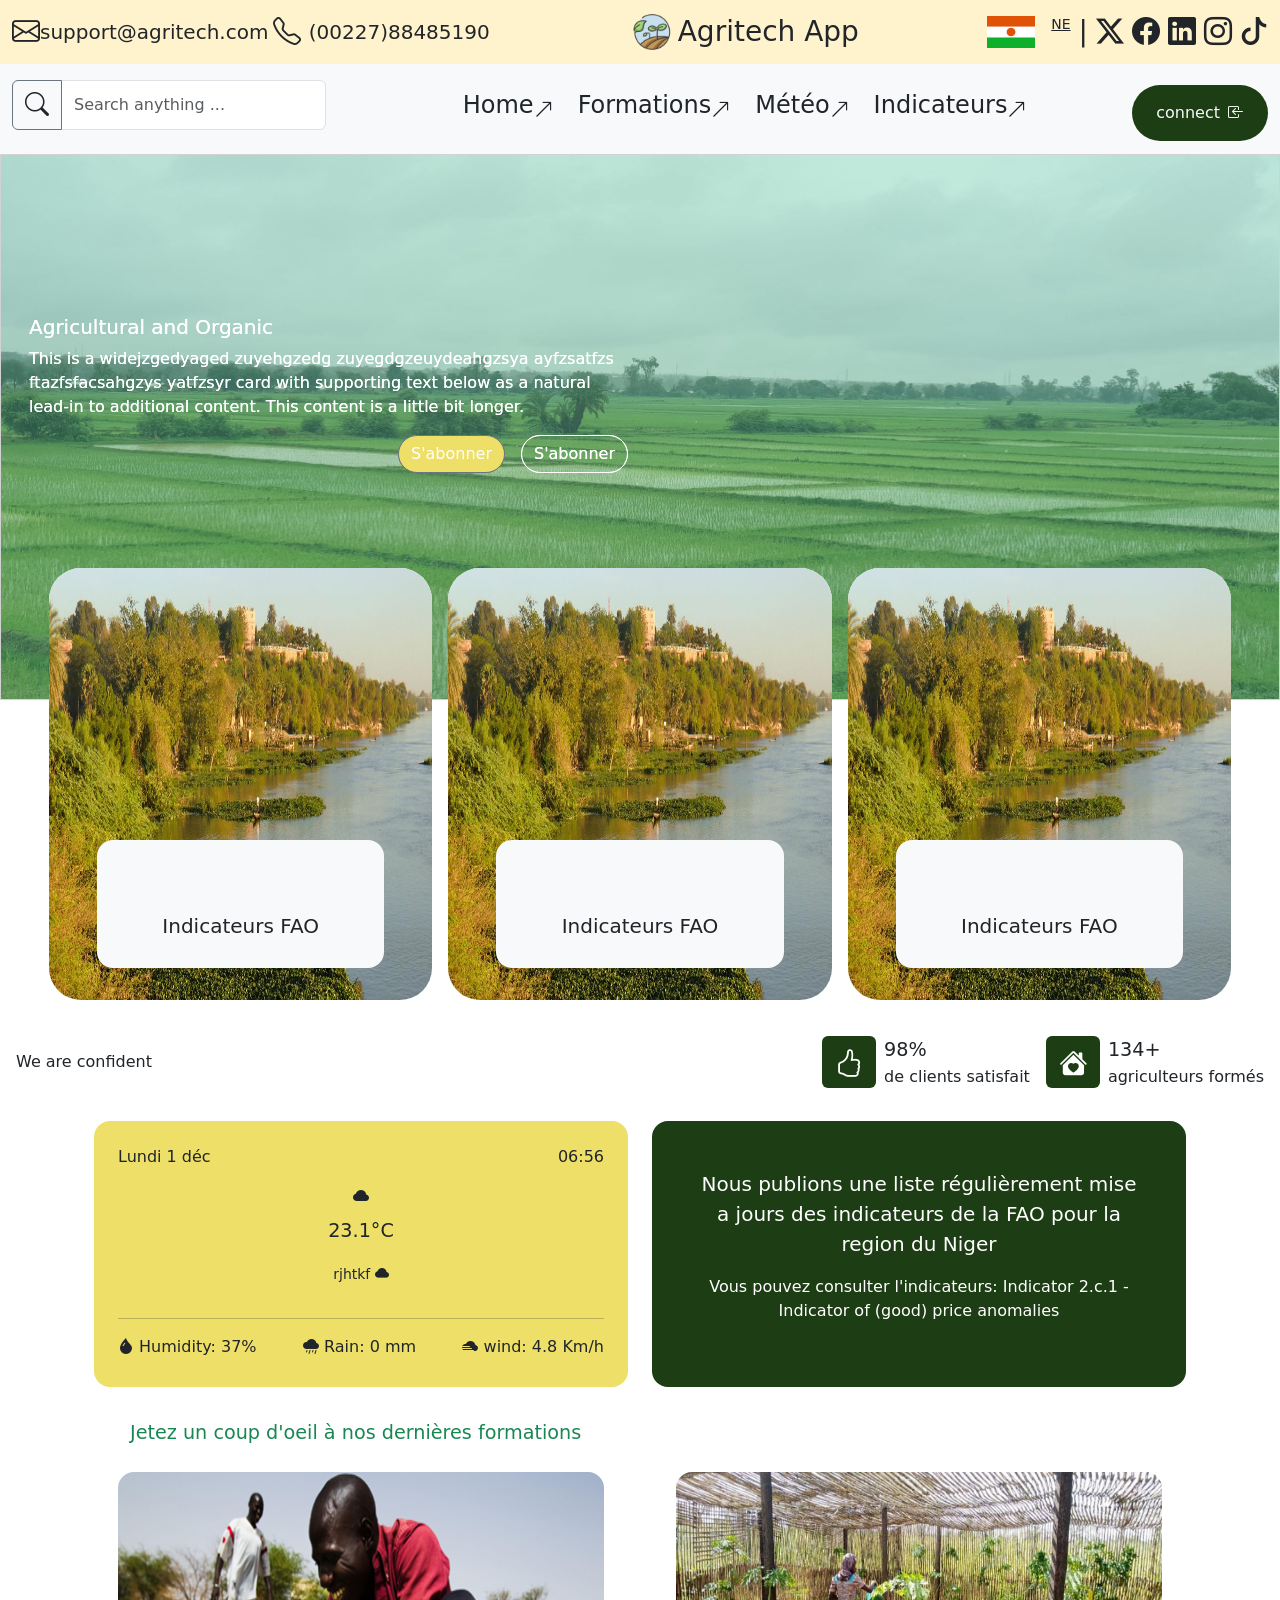
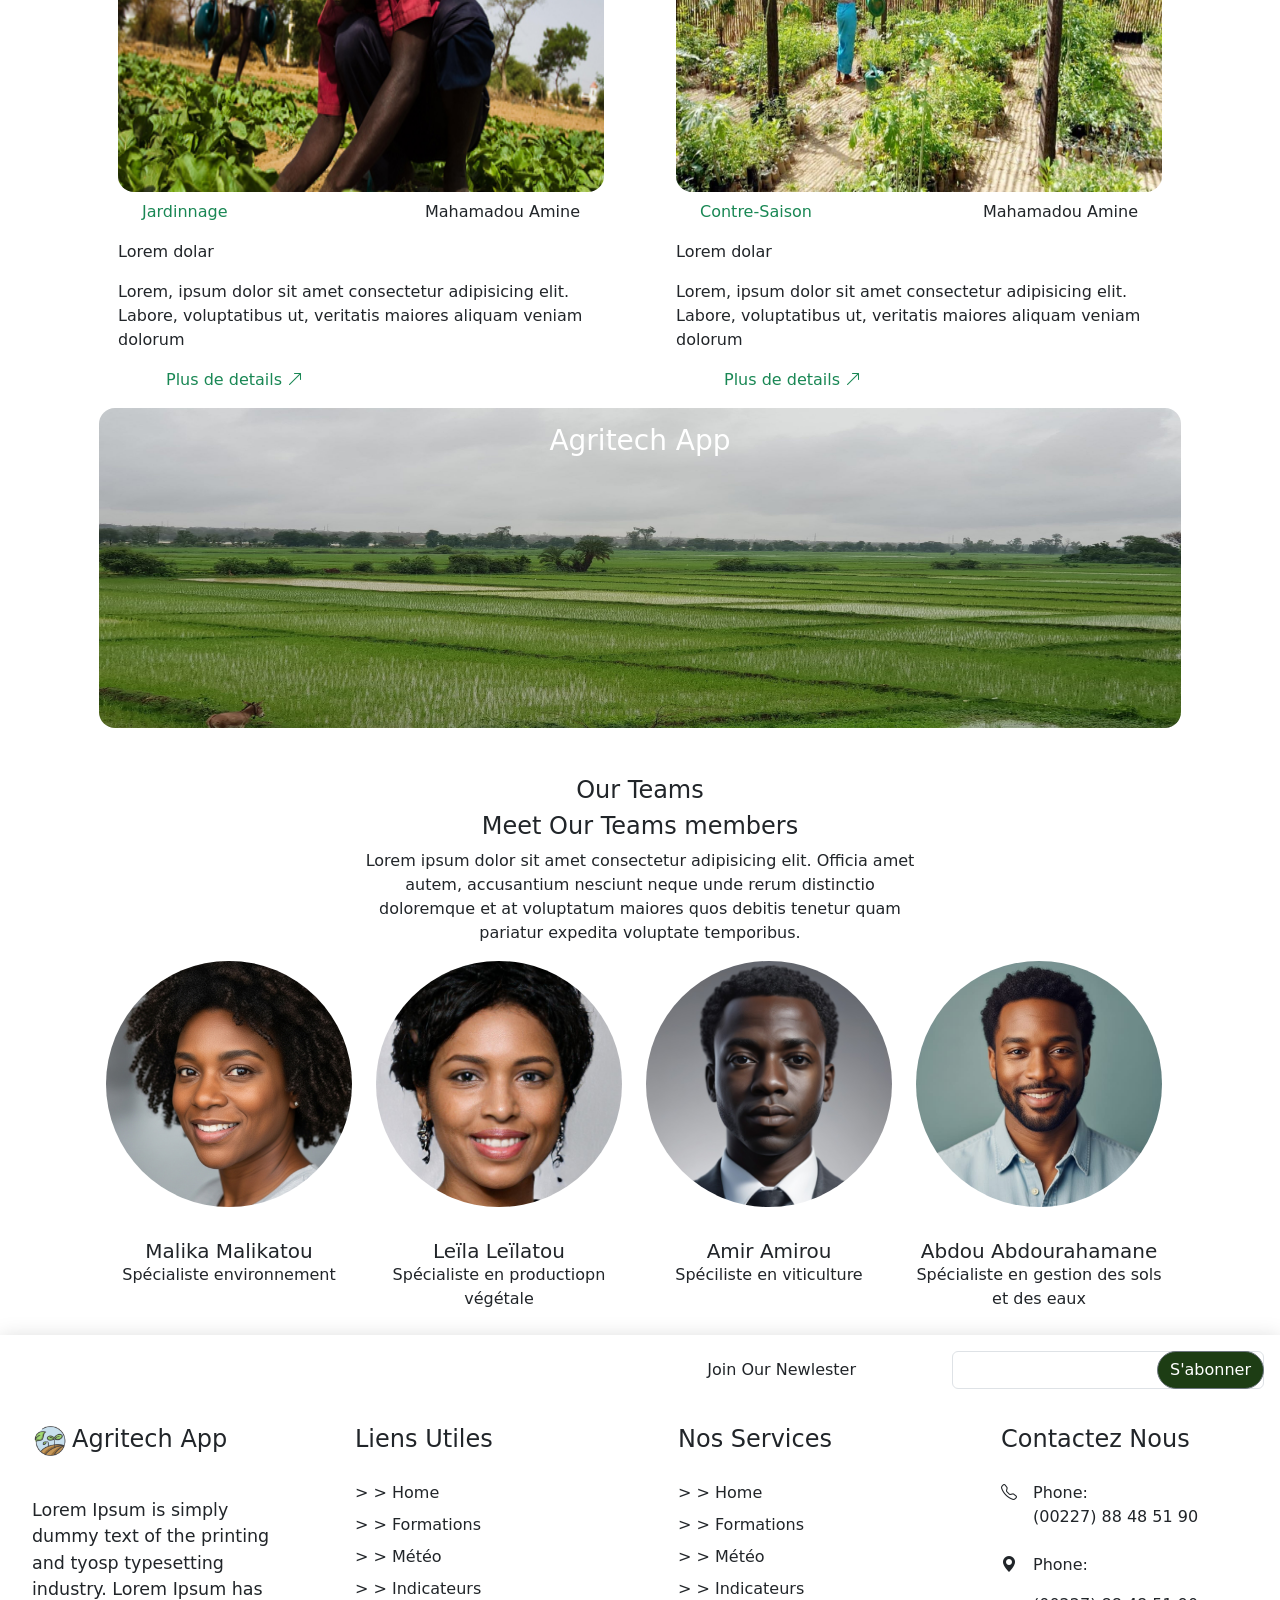
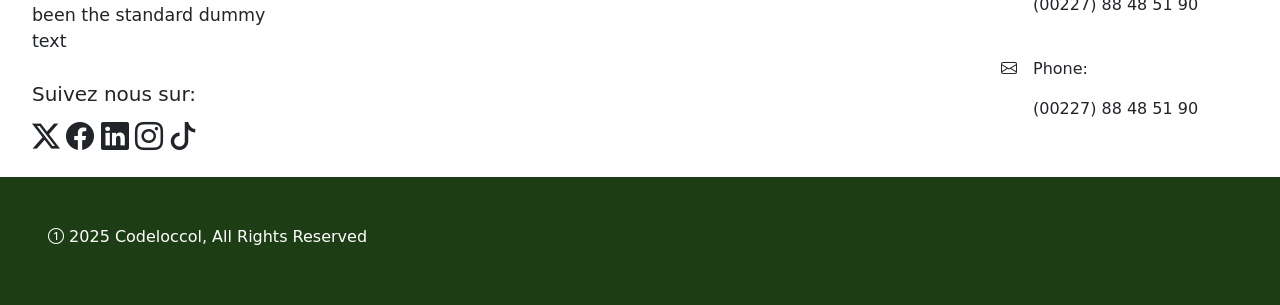
<file: index.html>
<!DOCTYPE html>
<html class="" lang="en">

<head>
    <meta charset="UTF-8">
    <meta name="viewport" content="width=device-width, initial-scale=1.0">
    <link href="https://cdn.jsdelivr.net/npm/bootstrap@5.3.8/dist/css/bootstrap.min.css" rel="stylesheet">
    <link rel="stylesheet" href="https://cdn.jsdelivr.net/npm/bootstrap-icons@1.11.3/font/bootstrap-icons.min.css">
    <link rel="stylesheet" href="style.css">
    <title>Agritech-App</title>
</head>

<body class="overflow-x-hidden">
    <!-- Nav-1 -->
    <div class="">
        <nav class="navbar bg-warning-subtle position-fixed z-3 w-100">
            <div class="container-fluid d-flex justify-content-between">
                <form class="d-flex gap-3 d-none d-lg-flex" role="search">
                    <div class="col-6  d-flex align-items-center w-50" type="submit">
                        <i class="bi bi-envelope fs-3"></i>
                        <p class="m-0 fs-5">support@agritech.com</p>
                    </div>
                    <div class="col-6 gap-2 d-flex align-items-center w-50" type="submit">
                        <i class="bi bi-telephone fs-3"></i>
                        <p class="m-0 fs-5">(00227)88485190</p>
                    </div>
                </form>
                <div class="nav-item d-flex align-items-center
 justify-content-center">
                    <span class="" style="width: 3em;">
                        <img class="w-100" src="/outils/favico.png" alt="#"></i></span>
                    <a class="nav-link active fs-3" aria-current="page" href="#">Agritech App</a>
                </div>
                <div class="d-flex align-items-center gap-2 d-none d-md-flex">
                    <a href="https://www.diplomatie.gouv.fr/fr/dossiers-pays/niger/presentation-du-niger/"
                        class="text-reset" target="_blank">
                        <span class="d-flex align-items-center gap-3 justify-content-center" style="height: 2em;">
                            <img class="w-100 h-100" src="outils/Niger.png" alt="">
                            <p class="small">NE</p>
                        </span>
                    </a>

                    <span class="fs-3">
                        |
                    </span>
                    <a href="https://twitter.com/" class="text-reset" target="_blank">
                        <span class=" d-flex align-items-center"><i class="bi bi-twitter-x fs-3"></i></span>
                    </a>
                    <a href="https://www.facebook.com/" class="text-reset" target="_blank">
                        <span class=" d-flex align-items-center"><i class="bi bi-facebook fs-3"></i></span>
                    </a>
                    <a href="https://www.linkedin.com/in/" class="text-reset" target="_blank">
                        <span class=" d-flex align-items-center"><i class="bi bi-linkedin fs-3"></i></span>
                    </a>
                    <a href="https://www.instagram.com/" class="text-reset" target="_blank">
                        <span class=" d-flex align-items-center"><i class="bi bi-instagram fs-3"></i></span>
                    </a>
                    <a href="https://www.tiktok.com/" class="text-reset" target="_blank">
                        <span class=" d-flex align-items-center"><i class="bi bi-tiktok fs-3"></i></span>
                    </a>
                </div>
                <button class="navbar-toggler d-flex d-md-none" type="button" data-bs-toggle="offcanvas"
                    data-bs-target="#offcanvasNavbar" aria-controls="offcanvasNavbar" aria-label="Toggle navigation">
                    <span class="navbar-toggler-icon"></span>
                </button>
            </div>
        </nav>
        <!-- Nav-2 -->

        <nav class="navbar bg-light d-none d-md-flex" style="padding-top: 5em;">
            <div class="container-fluid d-flex justify-content-between">
                <!-- barre de recherche -->
                <div class="input-group mb-3 w-25 d-none d-lg-flex">
                    <button class="btn  border-secondary " type="button" id="button-addon1"><i
                            class="bi bi-search fs-4"></i></button>
                    <input type="text" class="form-control" placeholder="Search anything ..."
                        aria-label="Example text with button addon" aria-describedby="button-addon1">
                </div>
                <!-- Home -> Indicateurs -->


                <div class="d-flex justify-content-center">

                    <div class="d-flex justify-content-center">
                        <ul class="d-flex gap-4">
                            <li class="d-flex align-items-center
 justify-content-center  gapentre-parent">
                                <a class="nav-link active fs-4 " aria-current="page" href="#">Home</a>
                                <span class="d-flex align-items-end
 justify-content-center fs-5 gapentre" style="height: 38px;">
                                    <i class="bi bi-arrow-up-right"></i></span>
                            </li>
                            <li class="d-flex align-items-center
 justify-content-center  gapentre-parent">
                                <a class="nav-link active fs-4" aria-current="page"
                                    href="formations.html">Formations</a>
                                <span class="d-flex align-items-end
 justify-content-center fs-5 gapentre" style="height: 38px;"><i class="bi bi-arrow-up-right"></i></span>
                            </li>
                            <li class="d-flex align-items-center
 justify-content-center  gapentre-parent">
                                <a class="nav-link active fs-4" href="#">Météo</a>
                                <span class="d-flex align-items-end
 justify-content-center fs-5 gapentre" style="height: 38px;">
                                    <i class="bi bi-arrow-up-right"></i></span>
                            </li>
                            <li class="d-flex align-items-center
 justify-content-center  gapentre-parent">
                                <a class="nav-link active fs-4" aria-disabled="true">Indicateurs</a>
                                <span class="d-flex align-items-end
 justify-content-center fs-5 gapentre" style="height: 38px;">
                                    <i class="bi bi-arrow-up-right"></i></span>
                            </li>
                        </ul>
                    </div>
                </div>


                <div class="d-flex align-items-center justify-content-center px-4 py-3 verte gap-2"
                    style="border-radius: 50em;">
                    <span class="active d-flex align-items-center justify-content-center">
                        <a aria-current="page" href="login.html" class="text-decoration-none text-light">connect</a>
                    </span>
                    <span class="d-flex align-items-center
 justify-content-cente text-light">
                        <i class="bi bi-box-arrow-in-left"></i>
                    </span>
                </div>

            </div>
        </nav>
    </div>

    <!-- contenu du sidbarre -->

    <div class="offcanvas offcanvas-start" tabindex="-1" id="offcanvasNavbar" aria-labelledby="offcanvasNavbarLabel">
        <div class="offcanvas-header">
            <div class="d-flex align-items-center
 justify-content-center">
                <span class="" style="width: 3em;">
                    <img class="w-100" src="/outils/favico.png" alt="#"></i></span>
                <a class="nav-link active fs-3" aria-current="page" href="#">Agritech Menu</a>
            </div>
            <button type="button" class="btn-close" data-bs-dismiss="offcanvas" aria-label="Close"></button>
        </div>
        <div class="w-100 d-flex justify-content-center">
            <a href="login.html">
                <button class="btn btn-outline-secondary rounded-5 bg-success text-white " type="button"
                    id="button-addon1">Connect <i class="bi bi-box-arrow-in-left ps-2"></i></button>
            </a>
        </div>
        <hr>
        <div class="ps-3">
            <ul class="navbar-nav justify-content-end flex-grow-1 pe-3">
                <li class="nav-item">
                    <a class="nav-link active" aria-current="page" href="index.html">Home <i
                            class="bi bi-arrow-up-right"></i></a>
                </li>
                <li class="nav-item">
                    <a class="nav-link" href="formations.html">Formations <i class="bi bi-arrow-up-right"></i></a>
                </li>
                <li class="nav-item">
                    <a class="nav-link" href="#">Météo <i class="bi bi-arrow-up-right"></i></a>
                </li>
                <li class="nav-item">
                    <a class="nav-link" href="#">Indicateurs <i class="bi bi-arrow-up-right"></i></a>
                </li>
            </ul>
        </div>
        <hr>
        <div class="d-flex  justify-content-center flex-column w-100 mt-3">
            <p class="d-flex  justify-content-center">Socials Links</p>
            <div class="d-flex justify-content-center align-items-center gap-2 mt-3">
                <span class="d-flex align-items-center gap-3 justify-content-center" style="height: 2em;">
                    <img class="w-100 h-100" src="outils/Niger.png" alt="">
                    <p class="small">NE</p>
                </span>
                <span class="fs-3">
                    |
                </span>
                <a href="https://twitter.com/" class="text-reset text-decoration-none" target="_blank">
                    <span class="align-items-center"><i class="bi bi-twitter-x fs-3"></i></span>
                </a>
                <a href="https://www.facebook.com/" class="text-reset text-decoration-none" target="_blank">
                    <span class="align-items-center"><i class="bi bi-facebook fs-3"></i></span>
                </a>
                <a href="https://www.linkedin.com/in/" class="text-reset text-decoration-none" target="_blank">
                    <span class="align-items-center"><i class="bi bi-linkedin fs-3"></i></span>
                </a>
                <a href="https://www.instagram.com/" class="text-reset text-decoration-none" target="_blank">
                    <span class="align-items-center"><i class="bi bi-instagram fs-3"></i></span>
                </a>
                <a href="https://www.tiktok.com/" class="text-reset text-decoration-none" target="_blank">
                    <span class="align-items-center"><i class="bi bi-tiktok fs-3"></i></span>
                </a>
            </div>
            <div class="d-flex justify-content-center mt-5" type="submit">
                <i class="bi bi-envelope fs-3"></i>
                <p class="m-0">support@agritech.com</p>
            </div>
            <div class="d-flex justify-content-center mt-4" type="submit">
                <i class="bi bi-telephone fs-3"></i>
                <p class="m-0">(00227)88485190</p>
            </div>
        </div>
    </div>

    <!-- Contenu principal -->

    <div class="card rounded-0 text-white">
        <div class="w-100 position-relative">
            <img src="outils/Home Carroussel.jpg" class="" style="height: 34em; width: 100%;" alt="...">
            <div class="position-absolute w-100 h-100 top-0 left-0" style="background-color: rgba(127, 255, 212, 0.3);">

                <div class="card-img-overlay top-haut m-0 row" style="top: 9em;">
                    <div class="col-12 col-md-6 mt-0">
                        <h5 class="card-title">Agricultural and Organic</h5>
                        <p class="card-text">This is a widejzgedyaged zuyehgzedg zuyegdgzeuydeahgzsya ayfzsatfzs
                            ftazfsfacsahgzys
                            yatfzsyr card with supporting text below as a natural lead-in to additional
                            content. This content is a little bit longer.</p>
                        <div class="d-flex justify-content-end w-100 gap-3">
                            <button class="btn btn-outline-secondary rounded-5  jaune text-white" type="button"
                                id="button-addon1">S'abonner</button>
                            <button class="btn btn-outline-secondary rounded-5  border-white text-white" type="button"
                                id="button-addon1">S'abonner</button>
                        </div>
                    </div>
                    <div class="col-0 col-md-6">

                    </div>
                </div>

            </div>
        </div>

        <div class="card-img-overlay top-haut m-0 row" style="top: 9em;">
            <div class="col-12 col-md-6 mt-0">
                <h5 class="card-title">Agricultural and Organic</h5>
                <p class="card-text">This is a widejzgedyaged zuyehgzedg zuyegdgzeuydeahgzsya ayfzsatfzs
                    ftazfsfacsahgzys
                    yatfzsyr card with supporting text below as a natural lead-in to additional
                    content. This content is a little bit longer.</p>
                <div class="d-flex justify-content-end w-100 gap-3">
                    <button class="btn btn-outline-secondary rounded-5  jaune text-white" type="button"
                        id="button-addon1">S'abonner</button>
                    <button class="btn btn-outline-secondary rounded-5  border-white text-white" type="button"
                        id="button-addon1">S'abonner</button>
                </div>
            </div>
            <div class="col-0 col-md-6">

            </div>
        </div>
        <!-- les tois cards grand ecran -->
        <div class="position-absolute d-none d-lg-flex justify-content-center " style="top: 76%;">

            <div class="d-flex justify-content-center mx-5 gap-3">
                <div class="card flex-support rounded-5 border-0">
                    <img src="outils/Météo_Landing.jpg" class="card-img-top img-animation" style="height: 27em;"
                        alt="...">
                    <div class=" d-flex justify-content-center align-items-center">
                        <div class="card-body flex-hover bg-light rounded-4 m-5 m-5" style="position: absolute;">

                            <span class="d-flex justify-content-center text-success fs-3 mb-3 hidden"><i
                                    class="bi bi-graph-up-arrow"></i>
                            </span>
                            <h5 class="card-title d-flex justify-content-center">Indicateurs FAO</h5>
                            <p class="card-text text-center hidden">This is a wider card with
                                additional content. This card has even longer
                                action.</p>
                            <div class="d-flex justify-content-center">
                                <span
                                    class="d-flex justify-content-center text-vert btn verte-hover rounded-pill gap-2 px-3 hidden"
                                    style="width: 11em;">
                                    <p class="m-0 text-center ">Plus de Details <i class="bi bi-arrow-up-right"></i></p>
                                </span>
                            </div>
                        </div>
                    </div>
                </div>
                <div class="card flex-support rounded-5 border-0">
                    <img src="outils/Météo_Landing.jpg" class="card-img-top img-animation" style="height: 27em;"
                        alt="...">
                    <div class=" d-flex justify-content-center align-items-center">
                        <div class="card-body flex-hover bg-light rounded-4 m-5 m-5"
                            style="top: 10em; position: absolute;">

                            <span class="d-flex justify-content-center text-success fs-3 mb-3 hidden"><i
                                    class="bi bi-graph-up-arrow"></i>
                            </span>
                            <h5 class="card-title d-flex justify-content-center">Indicateurs FAO</h5>
                            <p class="card-text text-center hidden">This is a wider card with
                                additional content. This card has even longer
                                action.</p>
                            <div class="d-flex justify-content-center">
                                <span
                                    class="d-flex justify-content-center text-vert btn verte-hover rounded-pill gap-2 px-3 hidden"
                                    style="width: 11em;">
                                    <p class="m-0 text-center ">Plus de Details <i class="bi bi-arrow-up-right"></i></p>
                                </span>
                            </div>
                        </div>
                    </div>
                </div>
                <div class="card flex-support rounded-5 border-0">
                    <img src="outils/Météo_Landing.jpg" class="card-img-top img-animation" style="height: 27em;"
                        alt="...">
                    <div class=" d-flex justify-content-center align-items-center">
                        <div class="card-body flex-hover bg-light rounded-4 m-5 m-5"
                            style="top: 10em; position: absolute;">

                            <span class="d-flex justify-content-center text-success fs-3 mb-3 hidden"><i
                                    class="bi bi-graph-up-arrow"></i>
                            </span>
                            <h5 class="card-title d-flex justify-content-center">Indicateurs FAO</h5>
                            <p class="card-text text-center hidden">This is a wider card with
                                additional content. This card has even longer
                                action.</p>
                            <div class="d-flex justify-content-center">
                                <span
                                    class="d-flex justify-content-center text-vert btn verte-hover rounded-pill gap-2 px-3 hidden"
                                    style="width: 11em;">
                                    <p class="m-0 text-center ">Plus de Details <i class="bi bi-arrow-up-right"></i></p>
                                </span>
                            </div>
                        </div>
                    </div>
                </div>
            </div>

        </div>
        <!-- les tois cards petit ecran -->

        <div class="position-absolute" style="top: 76%;">
            <p class="d-flex d-md-none justify-content-center fs-3">Agritech App</p>
            <div class="d-flex flex-md-row flex-column w-100 d-lg-none justify-content-center w-75 gap-3 m-auto">
                <div class="card w-100 d-flex justify-content-center" style="width: 30%;">
                    <div class="card-body w-100 d-flex justify-content-center flex-column">
                        <span class="d-flex justify-content-center w-100 text-success fs-3 mb-3"><i
                                class="bi bi-graph-up-arrow"></i></span>
                        <h5 class="card-title w-100 d-flex justify-content-center">Indicateurs FAO</h5>
                        <p class="card-text text-center">This is a wider card with
                            additional content. This card has even longer
                            action.</p>
                        <p class="m-0 text-center text-success">Plus de Details</p>
                        <span class="text-success text-center"><i class="bi bi-arrow-up-right"></i></span>
                    </div>
                </div>
                <div class="card w-100 d-flex justify-content-center" style="width: 30%;">
                    <div class="card-body w-100 d-flex justify-content-center flex-column">
                        <span class="d-flex justify-content-center w-100 text-success fs-3 mb-3"><i
                                class="bi bi-cloud-sun"></i></span>
                        <h5 class="card-title w-100 d-flex justify-content-center">Indicateurs FAO</h5>
                        <p class="card-text text-center">This is a wider card with
                            additional content. This card has even longer
                            action.</p>
                        <p class="m-0 text-center text-success">Plus de Details</p>
                        <span class="text-success text-center"><i class="bi bi-arrow-up-right"></i></span>
                    </div>
                </div>
                <div class="card w-100 d-flex justify-content-center" style="width: 30%;">
                    <div class="card-body w-100 d-flex justify-content-center flex-column">
                        <span class="d-flex justify-content-center w-100 text-success fs-3 mb-3"><i
                                class="bi bi-journal-check"></i></span>
                        <h5 class="card-title w-100 d-flex justify-content-center">Indicateurs FAO</h5>
                        <p class="card-text text-center">This is a wider card with
                            additional content. This card has even longer
                            action.</p>
                        <p class="m-0 text-center text-success">Plus de Details</p>
                        <span class="text-success text-center"><i class="bi bi-arrow-up-right"></i></span>
                    </div>
                </div>
            </div>
        </div>
    </div>
    <!-- we are confident -->

    <div class="top-shut" style="margin-top: 15%;">
        <div class="d-flex w-100 justify-content-between wayyy p-3">
            <div class="d-flex align-items-center margin-gauche">
                <p>We are confident</p>
            </div>
            <div class="d-flex gap-3">
                <span class="d-flex gap-2">
                    <span class="btn verte h-75"><big class="fs-3"><i
                                class="bi bi-hand-thumbs-up text-white"></i></big></span>
                    <span>
                        <p class=" m-0"><big>98%</big></p>
                        <p>de clients satisfait</p>
                    </span>
                </span>
                <span class="d-flex gap-2">
                    <span class="btn verte h-75"><big class="fs-3"><i
                                class="bi bi-house-heart-fill text-white"></i></big></span>
                    <span>
                        <p class=" m-0"><big>134+</big></p>
                        <p>agriculteurs formés</p>
                    </span>
                </span>
            </div>
        </div>
    </div>
    <div class="container d-flex justify-content-center w-100 flex-column" style="margin-bottom: 2em;">
        <div class="row  d-flex justify-content-center m-0 gap-2 gap-lg-0 ">
            <div class="col-12 col-lg-6 ">
                <div class=" card-body rounded-4 p-4 pb-0 jaune" style="height: 100%;">
                    <div class="d-flex justify-content-between">
                        <span>
                            <p>Lundi 1 déc</p>
                        </span>
                        <span>
                            <p>06:56</p>
                        </span>
                    </div>
                    <div class="d-flex justify-content-center ">
                        <span class="text-center">
                            <i class="bi bi-cloud-fill"></i>
                            <p class="mt-2"><big>23.1°C</big></p>
                            <p><small>rjhtkf <i class="bi bi-cloud-fill"></i></small></p>
                        </span>
                    </div>
                    <hr>
                    <div class="d-flex justify-content-between">
                        <span>
                            <p><i class="bi bi-droplet-fill"></i> Humidity: 37%</p>
                        </span>
                        <span>
                            <p><i class="bi bi-cloud-rain-fill"></i> Rain: 0 mm</p>
                        </span>
                        <span>
                            <p><i class="bi bi-cloud-fog2-fill"></i> wind: 4.8 Km/h</p>
                        </span>
                    </div>
                </div>
            </div>
            <div class="col-12 col-lg-6 text-white">
                <div class="card-body p-5 verte rounded-4" style="height: 100%;">
                    <p class="card-text text-center fs-5">Nous publions une liste régulièrement mise a jours des
                        indicateurs de la FAO pour la region du Niger</p>
                    <p class="text-center">Vous pouvez consulter l'indicateurs: Indicator 2.c.1 - Indicator of (good)
                        price anomalies</p>
                </div>
            </div>
        </div>
    </div>
    <!-- formations sur le jardinage -->
    <div class="container">
        <div class="w-50 plus-100 www">
            <p class="ps-5 text-success m-0"><big>Jetez un coup d'oeil à nos dernières formations</big></p>
        </div>
        <div class="row w-100 d-flex justify-content-center m-0 gap-2 gap-lg-0 ">
            <div class="col-12 col-lg-6 ">
                <div class=" card-body rounded-4 p-4 pb-0" style="height: 100%;">
                    <div>
                        <img class="w-100 rounded-4 mb-2" src="outils/Blog-img-1.jpg" style="height: 20em;" alt="#">
                    </div>
                    <div class="d-flex justify-content-between px-4">
                        <span class="text-success ">
                            <p>Jardinnage</p>
                        </span>
                        <span>
                            <p>Mahamadou Amine</p>
                        </span>
                    </div>
                    <span>
                        <p>Lorem dolar</p>
                        <p>Lorem, ipsum dolor sit amet consectetur adipisicing elit. Labore, voluptatibus ut, veritatis
                            maiores aliquam veniam dolorum</p>
                        <p class="text-success ps-5">Plus de details <i class="bi bi-arrow-up-right"></i></p>
                    </span>
                </div>
            </div>
            <div class="col-12 col-lg-6 ">
                <div class=" card-body rounded-4 p-4 pb-0" style="height: 100%;">
                    <img class="w-100 rounded-4 mb-2" src="outils/Blog-img-9.jpg" style="height: 20em;" alt="#">
                    <div class="d-flex justify-content-between px-4">
                        <span class="text-success ">
                            <p>Contre-Saison</p>
                        </span>
                        <span>
                            <p>Mahamadou Amine</p>
                        </span>
                    </div>
                    <span>
                        <p>Lorem dolar</p>
                        <p>Lorem, ipsum dolor sit amet consectetur adipisicing elit. Labore, voluptatibus ut, veritatis
                            maiores aliquam veniam dolorum</p>
                        <p class="text-success ps-5">Plus de details <i class="bi bi-arrow-up-right"></i></p>
                    </span>
                </div>
            </div>
        </div>
    </div>
    <!-- Agritech App et Our team -->
    <div class="container">
        <div class="card border-0">
            <div class="d-flex justify-content-center">
                <img src="outils/Home Carroussel.jpg" class="rounded-4" style="height: 20em; width: 97%;" alt="...">
            </div>
            <div class="card-img-overlay d-flex justify-content-center ">
                <h5 class="card-title text-white fs-3">Agritech App</h5>
            </div>
        </div>
        <div class="d-flex justify-content-center mt-5">
            <div class="text-center w-50">
                <h4>Our Teams</h4>
                <h4>Meet Our Teams members</h4>
                <p>Lorem ipsum dolor sit amet consectetur adipisicing elit. Officia amet autem, accusantium nesciunt
                    neque unde rerum distinctio doloremque et at voluptatum maiores quos debitis tenetur quam pariatur
                    expedita voluptate temporibus.</p>
            </div>
        </div>
        <div class="row row-cols-1 row-cols-md-2 row-cols-lg-4 g-4 me-0 mb-4 px-4">
            <div class="col">
                <div class="h-100">
                    <img src="outils/avatar-1.png" class="card-img-top" style="border-radius: 50%; margin-bottom: 2em;"
                        alt="...">
                    <div class="card-body text-center">
                        <h5 class="card-title">Malika Malikatou</h5>
                        <p class="card-text">Spécialiste environnement</p>
                    </div>
                </div>
            </div>
            <div class="col">
                <div class="h-100">
                    <img src="outils/avatar-4.jpeg" class="card-img-top" style="border-radius: 50%; margin-bottom: 2em;"
                        alt="...">
                    <div class="card-body text-center">
                        <h5 class="card-title">Leïla Leïlatou</h5>
                        <p class="card-text">Spécialiste en productiopn végétale</p>
                    </div>
                </div>
            </div>
            <div class="col">
                <div class="h-100">
                    <img src="outils/avatar-2.jpg" class="card-img-top" style="border-radius: 50%; margin-bottom: 2em;"
                        alt="...">
                    <div class="card-body text-center">
                        <h5 class="card-title">Amir Amirou</h5>
                        <p class="card-text">Spéciliste en viticulture</p>
                    </div>
                </div>
            </div>
            <div class="col">
                <div class="h-100">
                    <img src="outils/avatar-3.png" class="card-img-top" style="border-radius: 50%; margin-bottom: 2em;"
                        alt="...">
                    <div class="card-body text-center">
                        <h5 class="card-title">Abdou Abdourahamane</h5>
                        <p class="card-text">Spécialiste en gestion des sols et des eaux</p>
                    </div>
                </div>
            </div>
        </div>
    </div>

    <!-- footer -->

    <footer class="" style="box-shadow: 0 2px 20px rgba(0, 0, 0, 0.15);
">
        <div class="">
            <div class="bg-white w-100 ">
                <div class="card rounded-0 border-0">
                    <div class="card-body d-flex gap-5 justify-content-end align-items-center">
                        <div class="me-5">
                            <p class="w-100 text-align-center">Join Our Newlester</p>
                        </div>
                        <div class=" mb-3 d-flex justify-content-end w-25">
                            <input type="text" class="form-control " placeholder=""
                                aria-label="Example text with button addon" aria-describedby="button-addon1">
                            <button class="btn btn-outline-secondary rounded-5 position-absolute verte text-white"
                                type="button" id="button-addon1">S'abonner</button>
                        </div>
                    </div>
                </div>
                <div class="row me-0" style="margin-right: 0;">
                    <span class="col-12 h-100 col-lg-3 col-sm-6">
                        <ul class="fs-5 " style="list-style: none;">
                            <li class="d-flex">
                                <span class="" style="height: 2em; width: 2em;">
                                    <img class="w-100" src="/outils/favico.png" alt="#"></i>
                                </span>
                                <p class="fs-4">Agritech App</p>
                            </li>
                            <li class="mt-4 d-flex gap-2">
                                <p class="m-0 small">Lorem Ipsum is simply dummy text of the printing and tyosp
                                    typesetting
                                    industry.
                                    Lorem Ipsum has been the standard dummy text</p>
                            </li>
                            <li class="mt-4 d-flex gap-2">
                                <span class="">
                                    <p class="m-0 pb-2">Suivez nous sur:</p>
                                    <a href="https://twitter.com/" class="text-reset text-decoration-none"
                                        target="_blank">
                                        <span class="align-items-center"><i class="bi bi-twitter-x fs-3"></i></span>
                                    </a>
                                    <a href="https://www.facebook.com/" class="text-reset text-decoration-none"
                                        target="_blank">
                                        <span class="align-items-center"><i class="bi bi-facebook fs-3"></i></span>
                                    </a>
                                    <a href="https://www.linkedin.com/in/" class="text-reset text-decoration-none"
                                        target="_blank">
                                        <span class="align-items-center"><i class="bi bi-linkedin fs-3"></i></span>
                                    </a>
                                    <a href="https://www.instagram.com/" class="text-reset text-decoration-none"
                                        target="_blank">
                                        <span class="align-items-center"><i class="bi bi-instagram fs-3"></i></span>
                                    </a>
                                    <a href="https://www.tiktok.com/" class="text-reset text-decoration-none"
                                        target="_blank">
                                        <span class="align-items-center"><i class="bi bi-tiktok fs-3"></i></span>
                                    </a>
                                </span>
                            </li>
                        </ul>
                    </span>
                    <span class="col-12 h-100 col-lg-3 col-sm-6 pb-0">
                        <ul class=" " style="list-style: none;">
                            <li class="fs-4">Liens Utiles</li>
                            <li class="mt-4">> > Home </li>
                            <li class="mt-2">> > Formations </li>
                            <li class="mt-2">> > Météo </li>
                            <li class="mt-2">> > Indicateurs </li>
                        </ul>
                    </span>
                    <span class="col-12 h-100 col-lg-3 col-sm-6">
                        <ul class=" " style="list-style: none;">
                            <li class="fs-4">Nos Services</li>
                            <li class="mt-4">> > Home </li>
                            <li class="mt-2">> > Formations </li>
                            <li class="mt-2">> > Météo </li>
                            <li class="mt-2">> > Indicateurs </li>
                        </ul>
                    </span>
                    <span class="col-12 h-100 pb-4 col-lg-3 col-sm-6">
                        <ul class="" style="list-style: none;">
                            <li class="fs-4">Contactez Nous</li>
                            <li class="mt-4 d-flex gap-2">
                                <i class="bi bi-telephone "></i>
                                <span class="ps-2">
                                    <p class="m-0">Phone:</p>
                                    <p class="m-0">(00227) 88 48 51 90</p>
                                </span>
                            </li>
                            <li class="mt-4 d-flex gap-2">
                                <i class="bi bi-geo-alt-fill "></i>
                                <span class="ps-2">
                                    <p class="">Phone:</p>
                                    <p class="">(00227) 88 48 51 90</p>
                                </span>
                            </li>
                            <li class="mt-4 d-flex gap-2">
                                <i class="bi bi-envelope "></i>
                                <span class="ps-2">
                                    <p class="">Phone:</p>
                                    <p class="">(00227) 88 48 51 90</p>
                                </span>
                            </li>
                        </ul>
                    </span>
                </div>
            </div>
            <div class="verte footer-bottom text-white" style="height: 8em;">
                <p class="  pt-5 ps-5"><span><i class="bi bi-1-circle"></i></span> 2025 Codeloccol, All Rights
                    Reserved</p>
            </div>
        </div>
    </footer>

    <script src="https://cdn.jsdelivr.net/npm/bootstrap@5.3.8/dist/js/bootstrap.bundle.min.js"></script>
</body>

</html>
</file>
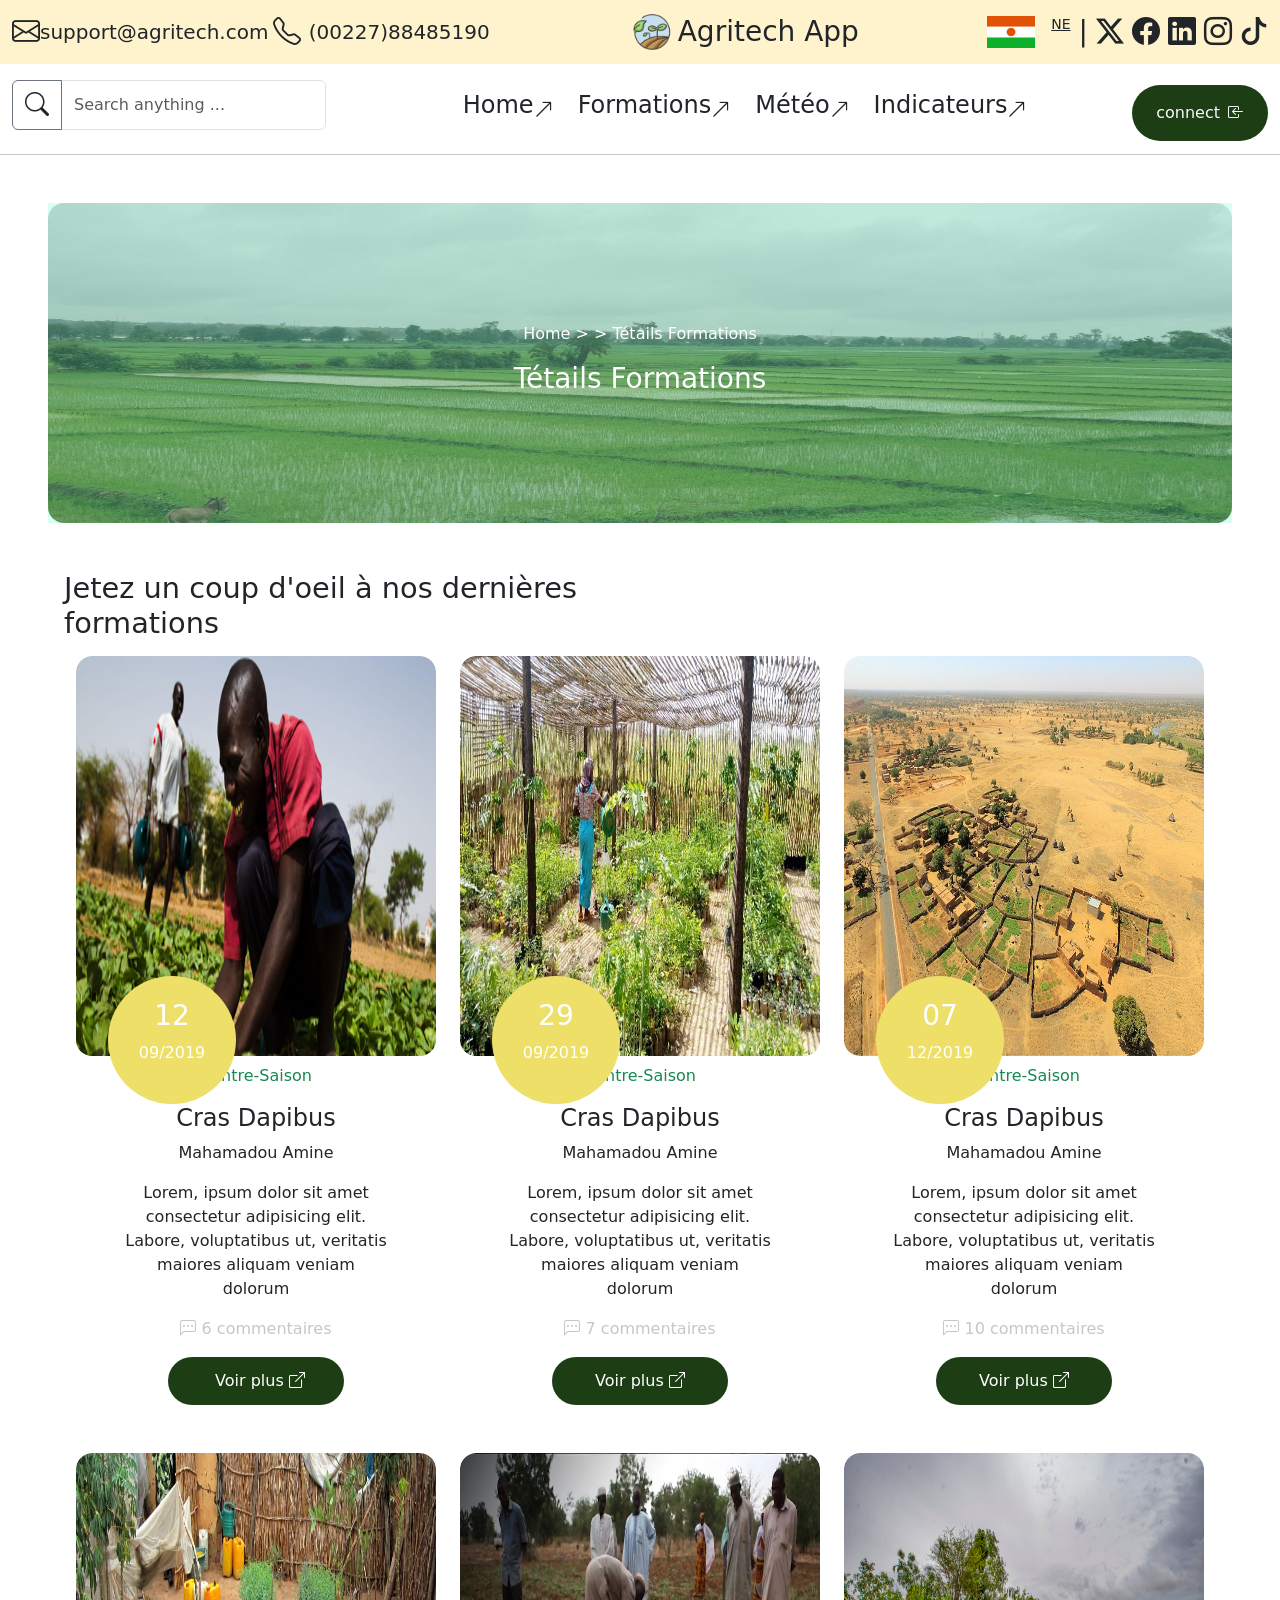
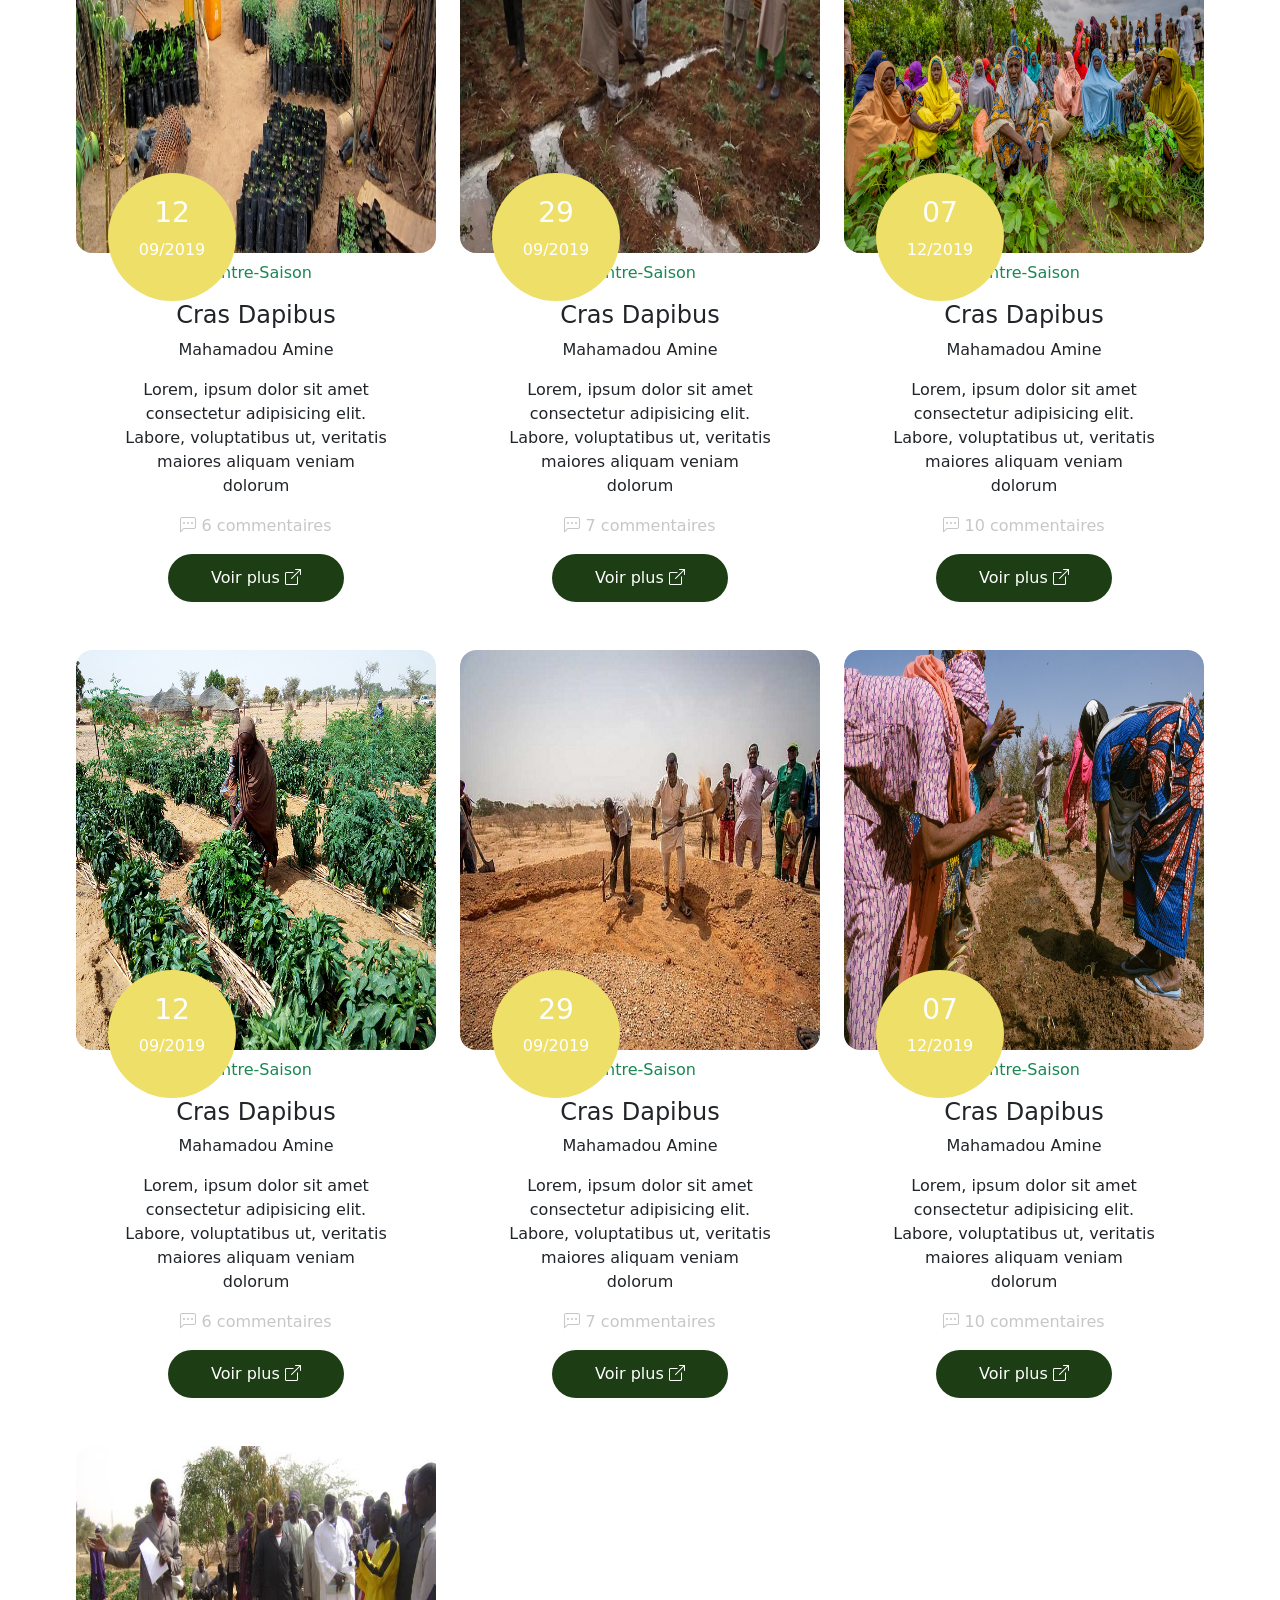
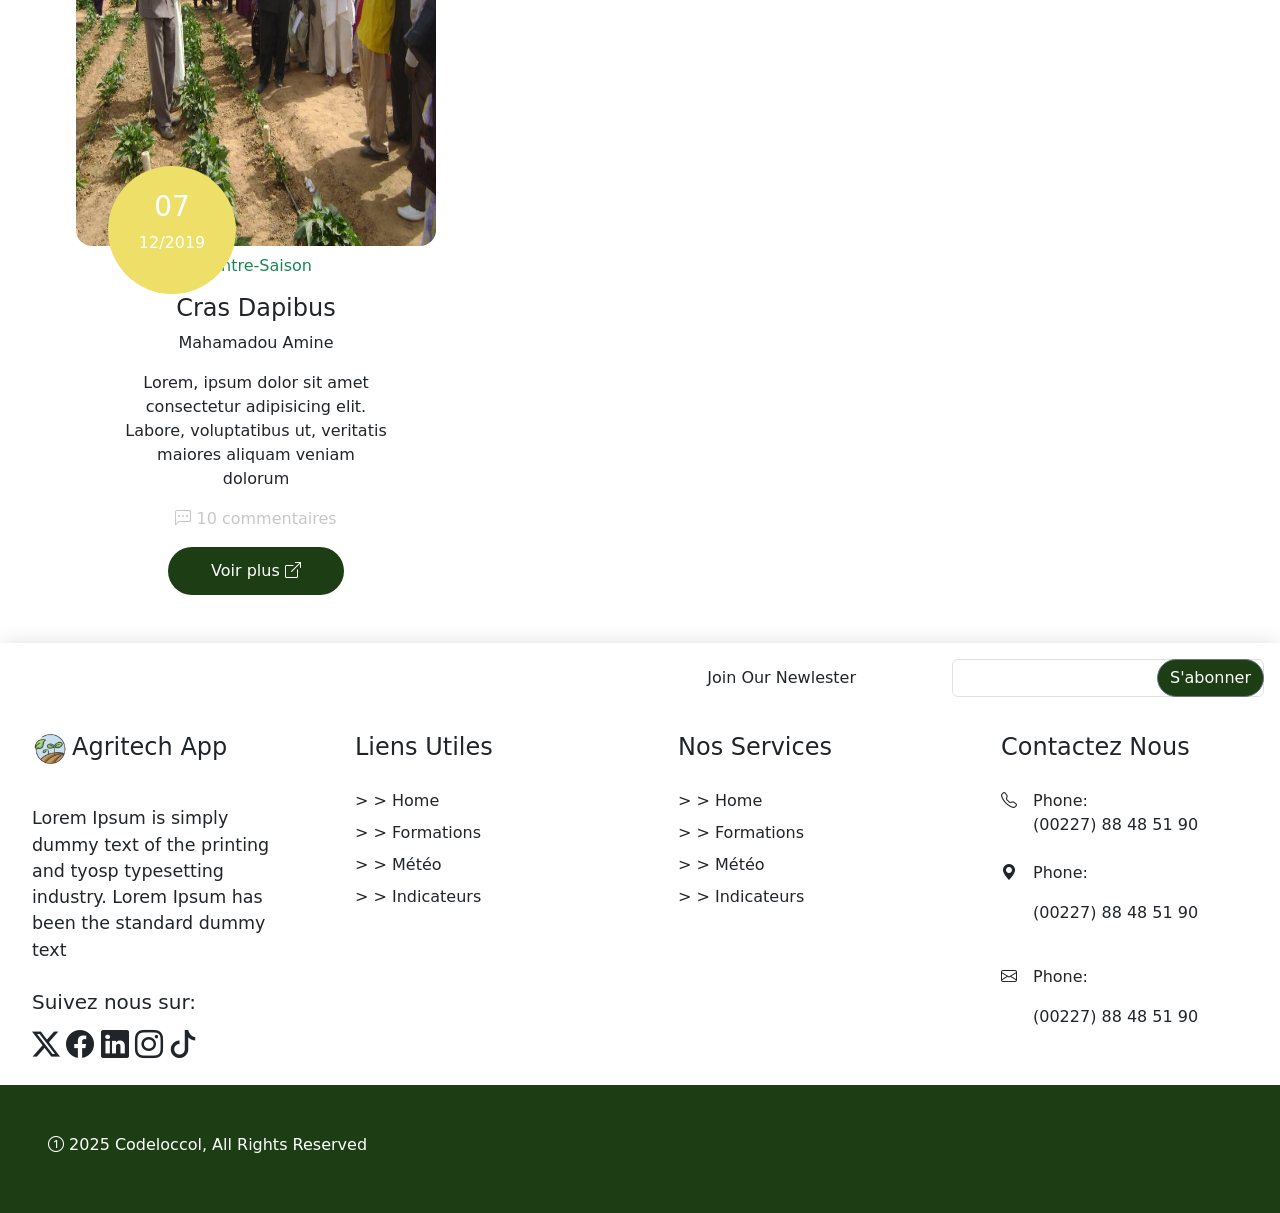
<file: formations.html>
<!DOCTYPE html>
<html class="" lang="en">

<head>
    <meta charset="UTF-8">
    <meta name="viewport" content="width=device-width, initial-scale=1.0">
    <link href="https://cdn.jsdelivr.net/npm/bootstrap@5.3.8/dist/css/bootstrap.min.css" rel="stylesheet">
    <link rel="stylesheet" href="https://cdn.jsdelivr.net/npm/bootstrap-icons@1.11.3/font/bootstrap-icons.min.css">
    <link rel="stylesheet" href="style.css">
    <title>Agritech-App</title>
</head>

<body class="overflow-x-hidden">
    <!-- Nav-1 -->
    <div class="">
        <nav class="navbar bg-warning-subtle position-fixed z-3 w-100">
            <div class="container-fluid d-flex justify-content-between">
                <form class="d-flex gap-3 d-none d-lg-flex" role="search">
                    <div class="col-6  d-flex align-items-center w-50" type="submit">
                        <i class="bi bi-envelope fs-3"></i>
                        <p class="m-0 fs-5">support@agritech.com</p>
                    </div>
                    <div class="col-6 gap-2 d-flex align-items-center w-50" type="submit">
                        <i class="bi bi-telephone fs-3"></i>
                        <p class="m-0 fs-5">(00227)88485190</p>
                    </div>
                </form>


                <div class="nav-item d-flex align-items-center
 justify-content-center">
                    <span class="" style="width: 3em;">
                        <img class="w-100" src="/outils/favico.png" alt="#"></i></span>
                    <a class="nav-link active fs-3" aria-current="page" href="#">Agritech App</a>
                </div>


                <div class="d-flex align-items-center gap-2 d-none d-md-flex">
                    <a href="https://www.diplomatie.gouv.fr/fr/dossiers-pays/niger/presentation-du-niger/"
                        class="text-reset" target="_blank">
                        <span class="d-flex align-items-center gap-3 justify-content-center" style="height: 2em;">
                            <img class="w-100 h-100" src="outils/Niger.png" alt="">
                            <p class="small">NE</p>
                        </span>
                    </a>

                    <span class="fs-3">
                        |
                    </span>
                    <a href="https://twitter.com/" class="text-reset" target="_blank">
                        <span class=" d-flex align-items-center"><i class="bi bi-twitter-x fs-3"></i></span>
                    </a>
                    <a href="https://www.facebook.com/" class="text-reset" target="_blank">
                        <span class=" d-flex align-items-center"><i class="bi bi-facebook fs-3"></i></span>
                    </a>
                    <a href="https://www.linkedin.com/in/" class="text-reset" target="_blank">
                        <span class=" d-flex align-items-center"><i class="bi bi-linkedin fs-3"></i></span>
                    </a>
                    <a href="https://www.instagram.com/" class="text-reset" target="_blank">
                        <span class=" d-flex align-items-center"><i class="bi bi-instagram fs-3"></i></span>
                    </a>
                    <a href="https://www.tiktok.com/" class="text-reset" target="_blank">
                        <span class=" d-flex align-items-center"><i class="bi bi-tiktok fs-3"></i></span>
                    </a>
                </div>
                <button class="navbar-toggler d-flex d-md-none" type="button" data-bs-toggle="offcanvas"
                    data-bs-target="#offcanvasNavbar" aria-controls="offcanvasNavbar" aria-label="Toggle navigation">
                    <span class="navbar-toggler-icon"></span>
                </button>
            </div>
        </nav>
        <!-- Nav-2 -->

        <nav class="navbar  d-none d-md-flex" style="padding-top: 5em;">
            <div class="container-fluid d-flex justify-content-between">
                <!-- barre de recherche -->
                <div class="input-group mb-3 w-25 d-none d-lg-flex">
                    <button class="btn  border-secondary " type="button" id="button-addon1"><i
                            class="bi bi-search fs-4"></i></button>
                    <input type="text" class="form-control" placeholder="Search anything ..."
                        aria-label="Example text with button addon" aria-describedby="button-addon1">
                </div>
                <!-- Home -> Indicateurs -->


                <div class="d-flex justify-content-center">

                    <div class="d-flex justify-content-center">
                        <ul class="d-flex gap-4">
                            <li class="d-flex align-items-center
 justify-content-center  gapentre-parent">
                                <a class="nav-link active fs-4 " aria-current="page" href="index.html">Home</a>
                                <span class="d-flex align-items-end
 justify-content-center fs-5 gapentre" style="height: 38px;">
                                    <i class="bi bi-arrow-up-right"></i></span>
                            </li>
                            <li class="d-flex align-items-center
 justify-content-center  gapentre-parent">
                                <a class="nav-link active fs-4" aria-current="page" href="#">Formations</a>
                                <span class="d-flex align-items-end
 justify-content-center fs-5 gapentre" style="height: 38px;"><i class="bi bi-arrow-up-right"></i></span>
                            </li>
                            <li class="d-flex align-items-center
 justify-content-center  gapentre-parent">
                                <a class="nav-link active fs-4" href="#">Météo</a>
                                <span class="d-flex align-items-end
 justify-content-center fs-5 gapentre" style="height: 38px;">
                                    <i class="bi bi-arrow-up-right"></i></span>
                            </li>
                            <li class="d-flex align-items-center
 justify-content-center  gapentre-parent">
                                <a class="nav-link active fs-4" aria-disabled="true">Indicateurs</a>
                                <span class="d-flex align-items-end
 justify-content-center fs-5 gapentre" style="height: 38px;">
                                    <i class="bi bi-arrow-up-right"></i></span>
                            </li>
                        </ul>
                    </div>
                </div>


                <div class="d-flex align-items-center justify-content-center px-4 py-3 verte gap-2"
                    style="border-radius: 50em;">
                    <span class="active d-flex align-items-center justify-content-center">
                        <a aria-current="page" href="login.html" class="text-decoration-none text-light">connect</a>
                    </span>
                    <span class="d-flex align-items-center
 justify-content-cente text-light">
                        <i class="bi bi-box-arrow-in-left"></i>
                    </span>
                </div>

            </div>
        </nav>
        <hr class="m-0 mb-5">
    </div>

    <!-- contenu du sidbarre -->

    <div class="offcanvas offcanvas-start" tabindex="-1" id="offcanvasNavbar" aria-labelledby="offcanvasNavbarLabel">
        <div class="offcanvas-header">
            <div class="d-flex align-items-center
 justify-content-center">
                <span class="" style="width: 3em;">
                    <img class="w-100" src="/outils/favico.png" alt="#"></i></span>
                <a class="nav-link active fs-3" aria-current="page" href="#">Agritech Menu</a>
            </div>
            <button type="button" class="btn-close" data-bs-dismiss="offcanvas" aria-label="Close"></button>
        </div>
        <div class="w-100 d-flex justify-content-center">
            <a href="login.html">
                <button class="btn btn-outline-secondary rounded-5 bg-success text-white " type="button"
                    id="button-addon1">Connect <i class="bi bi-box-arrow-in-left ps-2"></i></button>
            </a>
        </div>
        <hr>
        <div class="ps-3">
            <ul class="navbar-nav justify-content-end flex-grow-1 pe-3">
                <li class="nav-item">
                    <a class="nav-link active" aria-current="page" href="index.html">Home <i
                            class="bi bi-arrow-up-right"></i></a>
                </li>
                <li class="nav-item">
                    <a class="nav-link" href="formations.html">Formations <i class="bi bi-arrow-up-right"></i></a>
                </li>
                <li class="nav-item">
                    <a class="nav-link" href="#">Météo <i class="bi bi-arrow-up-right"></i></a>
                </li>
                <li class="nav-item">
                    <a class="nav-link" href="#">Indicateurs <i class="bi bi-arrow-up-right"></i></a>
                </li>
            </ul>
        </div>
        <hr>
        <div class="d-flex  justify-content-center flex-column w-100 mt-3">
            <p class="d-flex  justify-content-center">Socials Links</p>
            <div class="d-flex justify-content-center align-items-center gap-2 mt-3">
                <span class="d-flex align-items-center gap-3 justify-content-center" style="height: 2em;">
                    <img class="w-100 h-100" src="outils/Niger.png" alt="">
                    <p class="small">NE</p>
                </span>
                <span class="fs-3">
                    |
                </span>
                <a href="https://twitter.com/" class="text-reset text-decoration-none" target="_blank">
                    <span class="align-items-center"><i class="bi bi-twitter-x fs-3"></i></span>
                </a>
                <a href="https://www.facebook.com/" class="text-reset text-decoration-none" target="_blank">
                    <span class="align-items-center"><i class="bi bi-facebook fs-3"></i></span>
                </a>
                <a href="https://www.linkedin.com/in/" class="text-reset text-decoration-none" target="_blank">
                    <span class="align-items-center"><i class="bi bi-linkedin fs-3"></i></span>
                </a>
                <a href="https://www.instagram.com/" class="text-reset text-decoration-none" target="_blank">
                    <span class="align-items-center"><i class="bi bi-instagram fs-3"></i></span>
                </a>
                <a href="https://www.tiktok.com/" class="text-reset text-decoration-none" target="_blank">
                    <span class="align-items-center"><i class="bi bi-tiktok fs-3"></i></span>
                </a>
            </div>
            <div class="d-flex justify-content-center mt-5" type="submit">
                <i class="bi bi-envelope fs-3"></i>
                <p class="m-0">support@agritech.com</p>
            </div>
            <div class="d-flex justify-content-center mt-4" type="submit">
                <i class="bi bi-telephone fs-3"></i>
                <p class="m-0">(00227)88485190</p>
            </div>
        </div>
    </div>

    <!-- Contenu principal -->
    <div>
        <div class="card border-0 m-5">
            <div class="d-flex justify-content-center">
                <img src="outils/Home Carroussel.jpg" class="rounded-4" style="height: 20em; width: 100%;" alt="...">
            </div>
            <div class="position-absolute w-100 h-100 top-0 left-0" style="background-color: rgba(127, 255, 212, 0.3);">
                <div class="card-img-overlay d-flex justify-content-center align-items-center flex-column text-white ">
                    <p>Home > > Tétails Formations</p>
                    <h5 class="card-title fs-3">Tétails Formations</h5>
                </div>
            </div>
        </div>
        <div class="" style="margin-left: 4em; margin-right: 4em;">
            <div class="w-50 mb-3 plus-100">
                <h4 class="m-0"><big>Jetez un coup d'oeil à nos dernières formations</big></h4>
            </div>
            <div class="row w-100 d-flex justify-content-center m-0 ">
                <div class="col-12 col-lg-4 teste-parent">
                    <div class="rounded-4 pb-0" style="height: 100%;">
                        <div>
                            <div class="position-relative rounded-4">
                                <div class="overflow-hidden rounded-4"><img class="w-100 rounded-4 mb-2 teste"
                                        src="outils/Blog-img-1.jpg" style="height: 25em;" alt="#"></div>
                                <div class="rounded-circle d-flex justify-content-center flex-column align-items-center text-white   position-absolute"
                                    style="top: 20em; left: 2em; width: 8em; height: 8em; background-color: #EEDF68;">
                                    <h3>12</h3>
                                    <p>09/2019</p>
                                </div>
                            </div>
                        </div>
                        <div class="d-flex justify-content-center px-4">
                            <span class="text-success">
                                <p>Contre-Saison</p>
                            </span>
                        </div>
                        <span class="align-items-center d-flex justify-content-center flex-column m-5 mt-0">
                            <h4>Cras Dapibus</h4>
                            <p>Mahamadou Amine</p>
                            <p class="text-center">Lorem, ipsum dolor sit amet consectetur adipisicing elit. Labore,
                                voluptatibus ut,
                                veritatis
                                maiores aliquam veniam dolorum</p>
                            <p class="opacity-25"><i class="bi bi-chat-left-dots"></i> 6 commentaires</p>
                            <span
                                class="d-flex justify-content-center align-items-center text-white verte btn-hover rounded-pill gap-2 px-3"
                                style="width: 11em; height: 3em;">
                                <a href="Voir-plus.html" class="text-decoration-none text-reset"><a
                                        href="Voir-plus.html" class="text-decoration-none text-reset">
                                        <p class="m-0 text-center gap-2">Voir plus <i
                                                class="bi bi-box-arrow-up-right"></i></p>
                                    </a></a>
                            </span>
                        </span>
                    </div>
                </div>
                <div class="col-12 col-lg-4 teste-parent">
                    <div class="rounded-4 pb-0" style="height: 100%;">
                        <div>
                            <div class=" position-relative">
                                <div class="overflow-hidden rounded-4">
                                    <img class="w-100 rounded-4 mb-2 teste" src="outils/Blog-img-9.jpg"
                                        style="height: 25em;" alt="#">
                                </div>
                                <div class="rounded-circle d-flex justify-content-center flex-column align-items-center text-white   position-absolute"
                                    style="top: 20em; left: 2em; width: 8em; height: 8em; background-color: #EEDF68;">
                                    <h3>29</h3>
                                    <p>09/2019</p>
                                </div>
                            </div>
                        </div>
                        <div class="d-flex justify-content-center px-4">
                            <span class="text-success">
                                <p>Contre-Saison</p>
                            </span>
                        </div>
                        <span class="align-items-center d-flex justify-content-center flex-column m-5 mt-0">
                            <h4>Cras Dapibus</h4>
                            <p>Mahamadou Amine</p>
                            <p class="text-center">Lorem, ipsum dolor sit amet consectetur adipisicing elit. Labore,
                                voluptatibus ut,
                                veritatis
                                maiores aliquam veniam dolorum</p>
                            <p class="opacity-25"><i class="bi bi-chat-left-dots"></i> 7 commentaires</p>
                            <span
                                class="d-flex justify-content-center align-items-center text-white verte btn-hover rounded-pill gap-2 px-3"
                                style="width: 11em; height: 3em;">
                                <a href="Voir-plus.html" class="text-decoration-none text-reset">
                                    <p class="m-0 text-center gap-2">Voir plus <i class="bi bi-box-arrow-up-right"></i>
                                    </p>
                                </a>
                            </span>
                        </span>
                    </div>
                </div>
                <div class="col-12 col-lg-4 teste-parent">
                    <div class="rounded-4 pb-0" style="height: 100%;">
                        <div>
                            <div class=" position-relative">
                                <div class="overflow-hidden rounded-4">
                                    <img class="w-100 rounded-4 mb-2 teste" src="outils/Blog-img-4.jpg"
                                        style="height: 25em;" alt="#">
                                </div>
                                <div class="rounded-circle d-flex justify-content-center flex-column align-items-center text-white   position-absolute"
                                    style="top: 20em; left: 2em; width: 8em; height: 8em; background-color: #EEDF68;">
                                    <h3>07</h3>
                                    <p>12/2019</p>
                                </div>
                            </div>
                        </div>
                        <div class="d-flex justify-content-center px-4">
                            <span class="text-success">
                                <p>Contre-Saison</p>
                            </span>
                        </div>
                        <span class="align-items-center d-flex justify-content-center flex-column m-5 mt-0">
                            <h4>Cras Dapibus</h4>
                            <p>Mahamadou Amine</p>
                            <p class="text-center">Lorem, ipsum dolor sit amet consectetur adipisicing elit. Labore,
                                voluptatibus ut,
                                veritatis
                                maiores aliquam veniam dolorum</p>
                            <p class="opacity-25"><i class="bi bi-chat-left-dots"></i> 10 commentaires</p>
                            <span
                                class="d-flex justify-content-center align-items-center text-white verte btn-hover rounded-pill gap-2 px-3"
                                style="width: 11em; height: 3em;">
                                <a href="Voir-plus.html" class="text-decoration-none text-reset">
                                    <p class="m-0 text-center gap-2">Voir plus <i class="bi bi-box-arrow-up-right"></i>
                                    </p>
                                </a>
                            </span>
                        </span>
                    </div>
                </div>
            </div>
            <div class="row w-100 d-flex justify-content-center m-0 ">
                <div class="col-12 col-lg-4 teste-parent">
                    <div class="rounded-4 pb-0" style="height: 100%;">
                        <div>
                            <div class=" position-relative">
                                <div class="overflow-hidden rounded-4">
                                    <img class="w-100 rounded-4 mb-2 teste" src="outils/Blog-img-10.jpg"
                                        style="height: 25em;" alt="#">
                                </div>
                                <div class="rounded-circle d-flex justify-content-center flex-column align-items-center text-white   position-absolute"
                                    style="top: 20em; left: 2em; width: 8em; height: 8em; background-color: #EEDF68;">
                                    <h3>12</h3>
                                    <p>09/2019</p>
                                </div>
                            </div>
                        </div>
                        <div class="d-flex justify-content-center px-4">
                            <span class="text-success">
                                <p>Contre-Saison</p>
                            </span>
                        </div>
                        <span class="align-items-center d-flex justify-content-center flex-column m-5 mt-0">
                            <h4>Cras Dapibus</h4>
                            <p>Mahamadou Amine</p>
                            <p class="text-center">Lorem, ipsum dolor sit amet consectetur adipisicing elit. Labore,
                                voluptatibus ut,
                                veritatis
                                maiores aliquam veniam dolorum</p>
                            <p class="opacity-25"><i class="bi bi-chat-left-dots"></i> 6 commentaires</p>
                            <span
                                class="d-flex justify-content-center align-items-center text-white verte btn-hover rounded-pill gap-2 px-3"
                                style="width: 11em; height: 3em;">
                                <a href="Voir-plus.html" class="text-decoration-none text-reset">
                                    <p class="m-0 text-center gap-2">Voir plus <i class="bi bi-box-arrow-up-right"></i>
                                    </p>
                                </a>
                            </span>
                        </span>
                    </div>
                </div>
                <div class="col-12 col-lg-4 teste-parent">
                    <div class="rounded-4 pb-0" style="height: 100%;">
                        <div>
                            <div class=" position-relative">
                                <div class="overflow-hidden rounded-4">
                                    <img class="w-100 rounded-4 mb-2 teste" src="outils/Blog-img-2.jpg"
                                        style="height: 25em;" alt="#">
                                </div>
                                <div class="rounded-circle d-flex justify-content-center flex-column align-items-center text-white   position-absolute"
                                    style="top: 20em; left: 2em; width: 8em; height: 8em; background-color: #EEDF68;">
                                    <h3>29</h3>
                                    <p>09/2019</p>
                                </div>
                            </div>
                        </div>
                        <div class="d-flex justify-content-center px-4">
                            <span class="text-success">
                                <p>Contre-Saison</p>
                            </span>
                        </div>
                        <span class="align-items-center d-flex justify-content-center flex-column m-5 mt-0">
                            <h4>Cras Dapibus</h4>
                            <p>Mahamadou Amine</p>
                            <p class="text-center">Lorem, ipsum dolor sit amet consectetur adipisicing elit. Labore,
                                voluptatibus ut,
                                veritatis
                                maiores aliquam veniam dolorum</p>
                            <p class="opacity-25"><i class="bi bi-chat-left-dots"></i> 7 commentaires</p>
                            <span
                                class="d-flex justify-content-center align-items-center text-white verte btn-hover rounded-pill gap-2 px-3"
                                style="width: 11em; height: 3em;">
                                <a href="Voir-plus.html" class="text-decoration-none text-reset">
                                    <p class="m-0 text-center gap-2">Voir plus <i class="bi bi-box-arrow-up-right"></i>
                                    </p>
                                </a>
                            </span>
                        </span>
                    </div>
                </div>
                <div class="col-12 col-lg-4 teste-parent">
                    <div class="rounded-4 pb-0" style="height: 100%;">
                        <div>
                            <div class=" position-relative">
                                <div class="overflow-hidden rounded-4">
                                    <img class="w-100 rounded-4 mb-2 teste" src="outils/Blog-img-3.jpg"
                                        style="height: 25em;" alt="#">
                                </div>
                                <div class="rounded-circle d-flex justify-content-center flex-column align-items-center text-white   position-absolute"
                                    style="top: 20em; left: 2em; width: 8em; height: 8em; background-color: #EEDF68;">
                                    <h3>07</h3>
                                    <p>12/2019</p>
                                </div>
                            </div>
                        </div>
                        <div class="d-flex justify-content-center px-4">
                            <span class="text-success">
                                <p>Contre-Saison</p>
                            </span>
                        </div>
                        <span class="align-items-center d-flex justify-content-center flex-column m-5 mt-0">
                            <h4>Cras Dapibus</h4>
                            <p>Mahamadou Amine</p>
                            <p class="text-center">Lorem, ipsum dolor sit amet consectetur adipisicing elit. Labore,
                                voluptatibus ut,
                                veritatis
                                maiores aliquam veniam dolorum</p>
                            <p class="opacity-25"><i class="bi bi-chat-left-dots"></i> 10 commentaires</p>
                            <span
                                class="d-flex justify-content-center align-items-center text-white verte btn-hover rounded-pill gap-2 px-3"
                                style="width: 11em; height: 3em;">
                                <a href="Voir-plus.html" class="text-decoration-none text-reset">
                                    <p class="m-0 text-center gap-2">Voir plus <i class="bi bi-box-arrow-up-right"></i>
                                    </p>
                                </a>
                            </span>
                        </span>
                    </div>
                </div>
            </div>
            <div class="row w-100 d-flex justify-content-center m-0 ">
                <div class="col-12 col-lg-4 teste-parent">
                    <div class="rounded-4 pb-0" style="height: 100%;">
                        <div>
                            <div class=" position-relative">
                                <div class="overflow-hidden rounded-4">
                                    <img class="w-100 rounded-4 mb-2 teste" src="outils/Blog-img-7.jpg"
                                        style="height: 25em;" alt="#">
                                </div>
                                <div class="rounded-circle d-flex justify-content-center flex-column align-items-center text-white   position-absolute"
                                    style="top: 20em; left: 2em; width: 8em; height: 8em; background-color: #EEDF68;">
                                    <h3>12</h3>
                                    <p>09/2019</p>
                                </div>
                            </div>
                        </div>
                        <div class="d-flex justify-content-center px-4">
                            <span class="text-success">
                                <p>Contre-Saison</p>
                            </span>
                        </div>
                        <span class="align-items-center d-flex justify-content-center flex-column m-5 mt-0">
                            <h4>Cras Dapibus</h4>
                            <p>Mahamadou Amine</p>
                            <p class="text-center">Lorem, ipsum dolor sit amet consectetur adipisicing elit. Labore,
                                voluptatibus ut,
                                veritatis
                                maiores aliquam veniam dolorum</p>
                            <p class="opacity-25"><i class="bi bi-chat-left-dots"></i> 6 commentaires</p>
                            <span
                                class="d-flex justify-content-center align-items-center text-white verte btn-hover rounded-pill gap-2 px-3"
                                style="width: 11em; height: 3em;">
                                <a href="Voir-plus.html" class="text-decoration-none text-reset">
                                    <p class="m-0 text-center gap-2">Voir plus <i class="bi bi-box-arrow-up-right"></i>
                                    </p>
                                </a>
                            </span>
                        </span>
                    </div>
                </div>
                <div class="col-12 col-lg-4 teste-parent">
                    <div class="overflow-hidden rounded-4">
                        <div class="rounded-4 pb-0" style="height: 100%;">
                            <div>
                            </div>
                            <div class=" position-relative">
                                <img class="w-100 rounded-4 mb-2 teste" src="outils/Blog-img-8.jpg"
                                    style="height: 25em;" alt="#">
                                <div class="rounded-circle d-flex justify-content-center flex-column align-items-center text-white   position-absolute"
                                    style="top: 20em; left: 2em; width: 8em; height: 8em; background-color: #EEDF68;">
                                    <h3>29</h3>
                                    <p>09/2019</p>
                                </div>
                            </div>
                        </div>
                        <div class="d-flex justify-content-center px-4">
                            <span class="text-success">
                                <p>Contre-Saison</p>
                            </span>
                        </div>
                        <span class="align-items-center d-flex justify-content-center flex-column m-5 mt-0">
                            <h4>Cras Dapibus</h4>
                            <p>Mahamadou Amine</p>
                            <p class="text-center">Lorem, ipsum dolor sit amet consectetur adipisicing elit. Labore,
                                voluptatibus ut,
                                veritatis
                                maiores aliquam veniam dolorum</p>
                            <p class="opacity-25"><i class="bi bi-chat-left-dots"></i> 7 commentaires</p>
                            <span
                                class="d-flex justify-content-center align-items-center text-white verte btn-hover rounded-pill gap-2 px-3"
                                style="width: 11em; height: 3em;">
                                <a href="Voir-plus.html" class="text-decoration-none text-reset">
                                    <p class="m-0 text-center gap-2">Voir plus <i class="bi bi-box-arrow-up-right"></i>
                                    </p>
                                </a>
                            </span>
                        </span>
                    </div>
                </div>
                <div class="col-12 col-lg-4 teste-parent">
                    <div class="rounded-4 pb-0" style="height: 100%;">
                        <div>
                            <div class=" position-relative">
                                <div class="overflow-hidden rounded-4">
                                    <img class="w-100 rounded-4 mb-2 teste" src="outils/Blog-img-6.jpg"
                                        style="height: 25em;" alt="#">
                                </div>
                                <div class="rounded-circle d-flex justify-content-center flex-column align-items-center text-white   position-absolute"
                                    style="top: 20em; left: 2em; width: 8em; height: 8em; background-color: #EEDF68;">
                                    <h3>07</h3>
                                    <p>12/2019</p>
                                </div>
                            </div>
                        </div>
                        <div class="d-flex justify-content-center px-4">
                            <span class="text-success">
                                <p>Contre-Saison</p>
                            </span>
                        </div>
                        <span class="align-items-center d-flex justify-content-center flex-column m-5 mt-0">
                            <h4>Cras Dapibus</h4>
                            <p>Mahamadou Amine</p>
                            <p class="text-center">Lorem, ipsum dolor sit amet consectetur adipisicing elit. Labore,
                                voluptatibus ut,
                                veritatis
                                maiores aliquam veniam dolorum</p>
                            <p class="opacity-25"><i class="bi bi-chat-left-dots"></i> 10 commentaires</p>
                            <span
                                class="d-flex justify-content-center align-items-center text-white verte btn-hover rounded-pill gap-2 px-3"
                                style="width: 11em; height: 3em;">
                                <a href="Voir-plus.html" class="text-decoration-none text-reset">
                                    <p class="m-0 text-center gap-2">Voir plus <i class="bi bi-box-arrow-up-right"></i>
                                    </p>
                                </a>
                            </span>
                        </span>
                    </div>
                </div>
            </div>
            <div class="row m-0 ">
                <div class="col-12 col-lg-4 teste-parent">
                    <div class="rounded-4 pb-0" style="height: 100%;">
                        <div>
                            <div class=" position-relative">
                                <div class="overflow-hidden rounded-4">
                                    <img class="w-100 rounded-4 mb-2 teste" src="outils/Blog-img-5.jpg"
                                        style="height: 25em;" alt="#">
                                </div>
                                <div class="rounded-circle d-flex justify-content-center flex-column align-items-center text-white   position-absolute"
                                    style="top: 20em; left: 2em; width: 8em; height: 8em; background-color: #EEDF68;">
                                    <h3>07</h3>
                                    <p>12/2019</p>
                                </div>
                            </div>
                        </div>
                        <div class="d-flex justify-content-center px-4">
                            <span class="text-success">
                                <p>Contre-Saison</p>
                            </span>
                        </div>
                        <span class="align-items-center d-flex justify-content-center flex-column m-5 mt-0">
                            <h4>Cras Dapibus</h4>
                            <p>Mahamadou Amine</p>
                            <p class="text-center">Lorem, ipsum dolor sit amet consectetur adipisicing elit. Labore,
                                voluptatibus ut,
                                veritatis
                                maiores aliquam veniam dolorum</p>
                            <p class="opacity-25"><i class="bi bi-chat-left-dots"></i> 10 commentaires</p>
                            <span
                                class="d-flex justify-content-center align-items-center text-white verte btn-hover rounded-pill gap-2 px-3"
                                style="width: 11em; height: 3em;">
                                <a href="Voir-plus.html" class="text-decoration-none text-reset">
                                    <p class="m-0 text-center gap-2">Voir plus <i class="bi bi-box-arrow-up-right"></i>
                                    </p>
                                </a>
                            </span>
                        </span>
                    </div>
                </div>
            </div>
        </div>
    </div>
    </div>
    <!-- footer -->

    <footer class="" style="box-shadow: 0 2px 20px rgba(0, 0, 0, 0.15);
">
        <div class="">
            <div class="bg-white w-100 ">
                <div class="card rounded-0 border-0">
                    <div class="card-body d-flex gap-5 justify-content-end align-items-center">
                        <div class="me-5">
                            <p class="w-100 text-align-center">Join Our Newlester</p>
                        </div>
                        <div class=" mb-3 d-flex justify-content-end w-25">
                            <input type="text" class="form-control " placeholder=""
                                aria-label="Example text with button addon" aria-describedby="button-addon1">
                            <button class="btn btn-outline-secondary rounded-5 position-absolute verte text-white"
                                type="button" id="button-addon1">S'abonner</button>
                        </div>
                    </div>
                </div>
                <div class="row me-0" style="margin-right: 0;">
                    <span class="col-12 h-100 col-lg-3 col-sm-6">
                        <ul class="fs-5 " style="list-style: none;">
                            <li class="d-flex">
                                <span class="" style="height: 2em; width: 2em;">
                                    <img class="w-100" src="/outils/favico.png" alt="#"></i>
                                </span>
                                <p class="fs-4">Agritech App</p>
                            </li>
                            <li class="mt-4 d-flex gap-2">
                                <p class="m-0 small">Lorem Ipsum is simply dummy text of the printing and tyosp
                                    typesetting
                                    industry.
                                    Lorem Ipsum has been the standard dummy text</p>
                            </li>
                            <li class="mt-4 d-flex gap-2">
                                <span class="">
                                    <p class="m-0 pb-2">Suivez nous sur:</p>
                                    <a href="https://twitter.com/" class="text-reset text-decoration-none"
                                        target="_blank">
                                        <span class="align-items-center"><i class="bi bi-twitter-x fs-3"></i></span>
                                    </a>
                                    <a href="https://www.facebook.com/" class="text-reset text-decoration-none"
                                        target="_blank">
                                        <span class="align-items-center"><i class="bi bi-facebook fs-3"></i></span>
                                    </a>
                                    <a href="https://www.linkedin.com/in/" class="text-reset text-decoration-none"
                                        target="_blank">
                                        <span class="align-items-center"><i class="bi bi-linkedin fs-3"></i></span>
                                    </a>
                                    <a href="https://www.instagram.com/" class="text-reset text-decoration-none"
                                        target="_blank">
                                        <span class="align-items-center"><i class="bi bi-instagram fs-3"></i></span>
                                    </a>
                                    <a href="https://www.tiktok.com/" class="text-reset text-decoration-none"
                                        target="_blank">
                                        <span class="align-items-center"><i class="bi bi-tiktok fs-3"></i></span>
                                    </a>
                                </span>
                            </li>
                        </ul>
                    </span>
                    <span class="col-12 h-100 col-lg-3 col-sm-6 pb-0">
                        <ul class=" " style="list-style: none;">
                            <li class="fs-4">Liens Utiles</li>
                            <li class="mt-4">> > Home </li>
                            <li class="mt-2">> > Formations </li>
                            <li class="mt-2">> > Météo </li>
                            <li class="mt-2">> > Indicateurs </li>
                        </ul>
                    </span>
                    <span class="col-12 h-100 col-lg-3 col-sm-6">
                        <ul class=" " style="list-style: none;">
                            <li class="fs-4">Nos Services</li>
                            <li class="mt-4">> > Home </li>
                            <li class="mt-2">> > Formations </li>
                            <li class="mt-2">> > Météo </li>
                            <li class="mt-2">> > Indicateurs </li>
                        </ul>
                    </span>
                    <span class="col-12 h-100 pb-4 col-lg-3 col-sm-6">
                        <ul class="" style="list-style: none;">
                            <li class="fs-4">Contactez Nous</li>
                            <li class="mt-4 d-flex gap-2">
                                <i class="bi bi-telephone "></i>
                                <span class="ps-2">
                                    <p class="m-0">Phone:</p>
                                    <p class="m-0">(00227) 88 48 51 90</p>
                                </span>
                            </li>
                            <li class="mt-4 d-flex gap-2">
                                <i class="bi bi-geo-alt-fill "></i>
                                <span class="ps-2">
                                    <p class="">Phone:</p>
                                    <p class="">(00227) 88 48 51 90</p>
                                </span>
                            </li>
                            <li class="mt-4 d-flex gap-2">
                                <i class="bi bi-envelope "></i>
                                <span class="ps-2">
                                    <p class="">Phone:</p>
                                    <p class="">(00227) 88 48 51 90</p>
                                </span>
                            </li>
                        </ul>
                    </span>
                </div>
            </div>
            <div class="verte footer-bottom text-white" style="height: 8em;">
                <p class="  pt-5 ps-5"><span><i class="bi bi-1-circle"></i></span> 2025 Codeloccol, All Rights
                    Reserved</p>
            </div>
        </div>
    </footer>

    <script src="https://cdn.jsdelivr.net/npm/bootstrap@5.3.8/dist/js/bootstrap.bundle.min.js"></script>
</body>

</html>
</file>
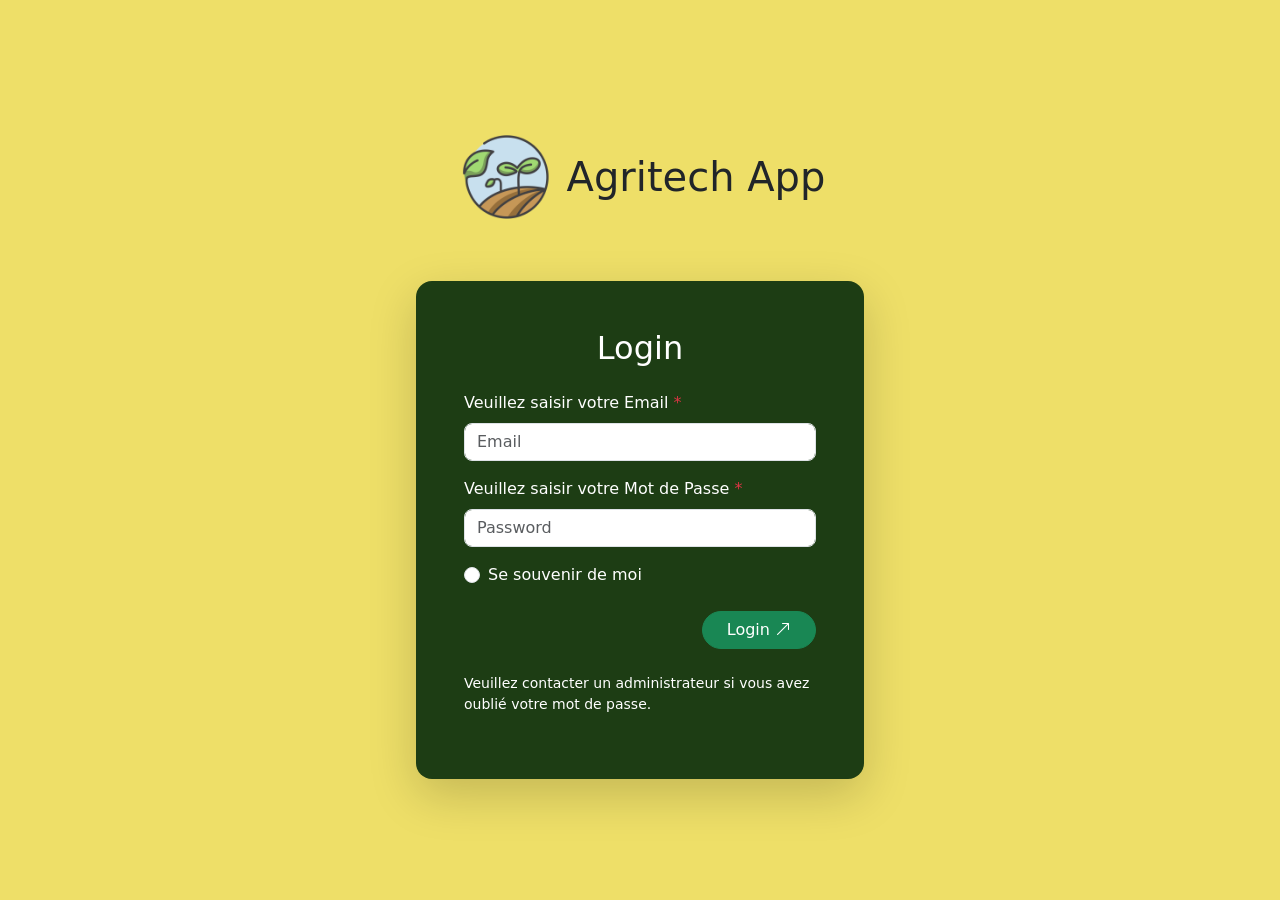
<file: login.html>
<!DOCTYPE html>
<html lang="en">

<head>
    <meta charset="UTF-8">
    <meta name="viewport" content="width=device-width, initial-scale=1.0">
    <link href="https://cdn.jsdelivr.net/npm/bootstrap@5.3.8/dist/css/bootstrap.min.css" rel="stylesheet">
    <link rel="stylesheet" href="https://cdn.jsdelivr.net/npm/bootstrap-icons@1.11.3/font/bootstrap-icons.min.css">
    <link rel="stylesheet" href="style.css">
    <title>Login</title>
</head>

<body class="jaune" style="min-height: 100vh;">
    <form action="index.html">
        <div class="d-flex justify-content-center align-items-center flex-column gap-5" style="min-height: 100vh;">
            <div class="nav-item d-flex align-items-center
 justify-content-center">
                <span class="" style="width: 7em;">
                    <img class="w-100" src="outils/favico.png" alt="#"></i></span>
                <a class="nav-link active fs-1" aria-current="page" href="#">Agritech App</a>
            </div>
            <div class="p-5 rounded-4 shadow-lg verte taille" style="width: 28em; color: white;">

                <h2 class="text-center mb-4">Login</h2>

                <!-- Email -->
                <div class="mb-3">
                    <label class="form-label">Veuillez saisir votre Email <span class="text-danger">*</span></label>
                    <input type="email" class="form-control rounded-3" placeholder="Email" required>
                </div>

                <!-- Password -->
                <div class="mb-3">
                    <label class="form-label">Veuillez saisir votre Mot de Passe <span
                            class="text-danger">*</span></label>
                    <input type="password" class="form-control rounded-3" placeholder="Password" required>
                </div>

                <!-- Remember me -->
                <div class="form-check mb-4">
                    <input class="form-check-input rounded-circle" type="checkbox" id="remember">
                    <label class="form-check-label" for="remember">Se souvenir de moi</label>
                </div>

                <!-- Button -->
                <div class="d-flex justify-content-end">
                    <button type="submit" class="btn btn-success rounded-pill px-4">
                        Login <i class="bi bi-arrow-up-right"></i>
                    </button>
                </div>

                <!-- Info -->
                <p class="mt-4 small">
                    Veuillez contacter un administrateur si vous avez oublié votre mot de passe.
                </p>
            </div>
        </div>

    </form>



    <script src="https://cdn.jsdelivr.net/npm/bootstrap@5.3.2/dist/js/bootstrap.bundle.min.js"></script>
    <link rel="stylesheet" href="https://cdn.jsdelivr.net/npm/bootstrap-icons/font/bootstrap-icons.css">
</body>

</html>
</file>
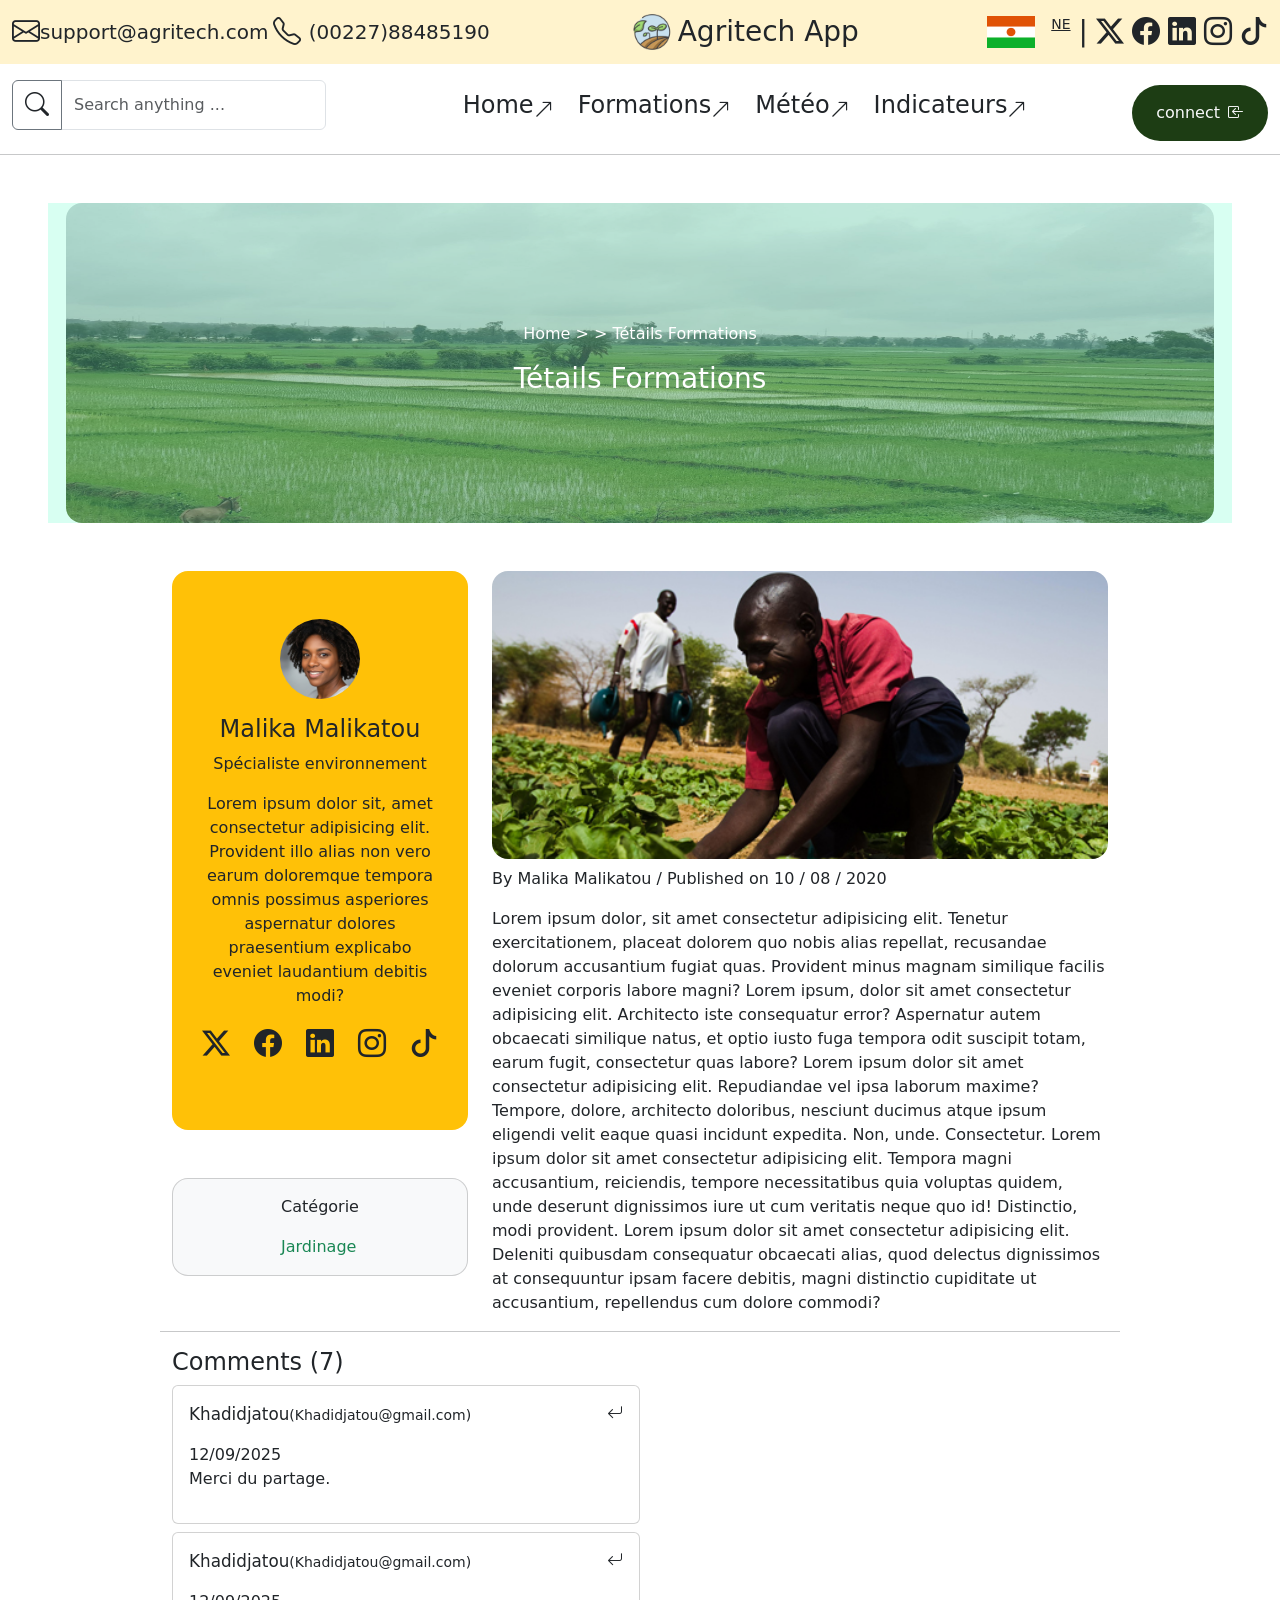
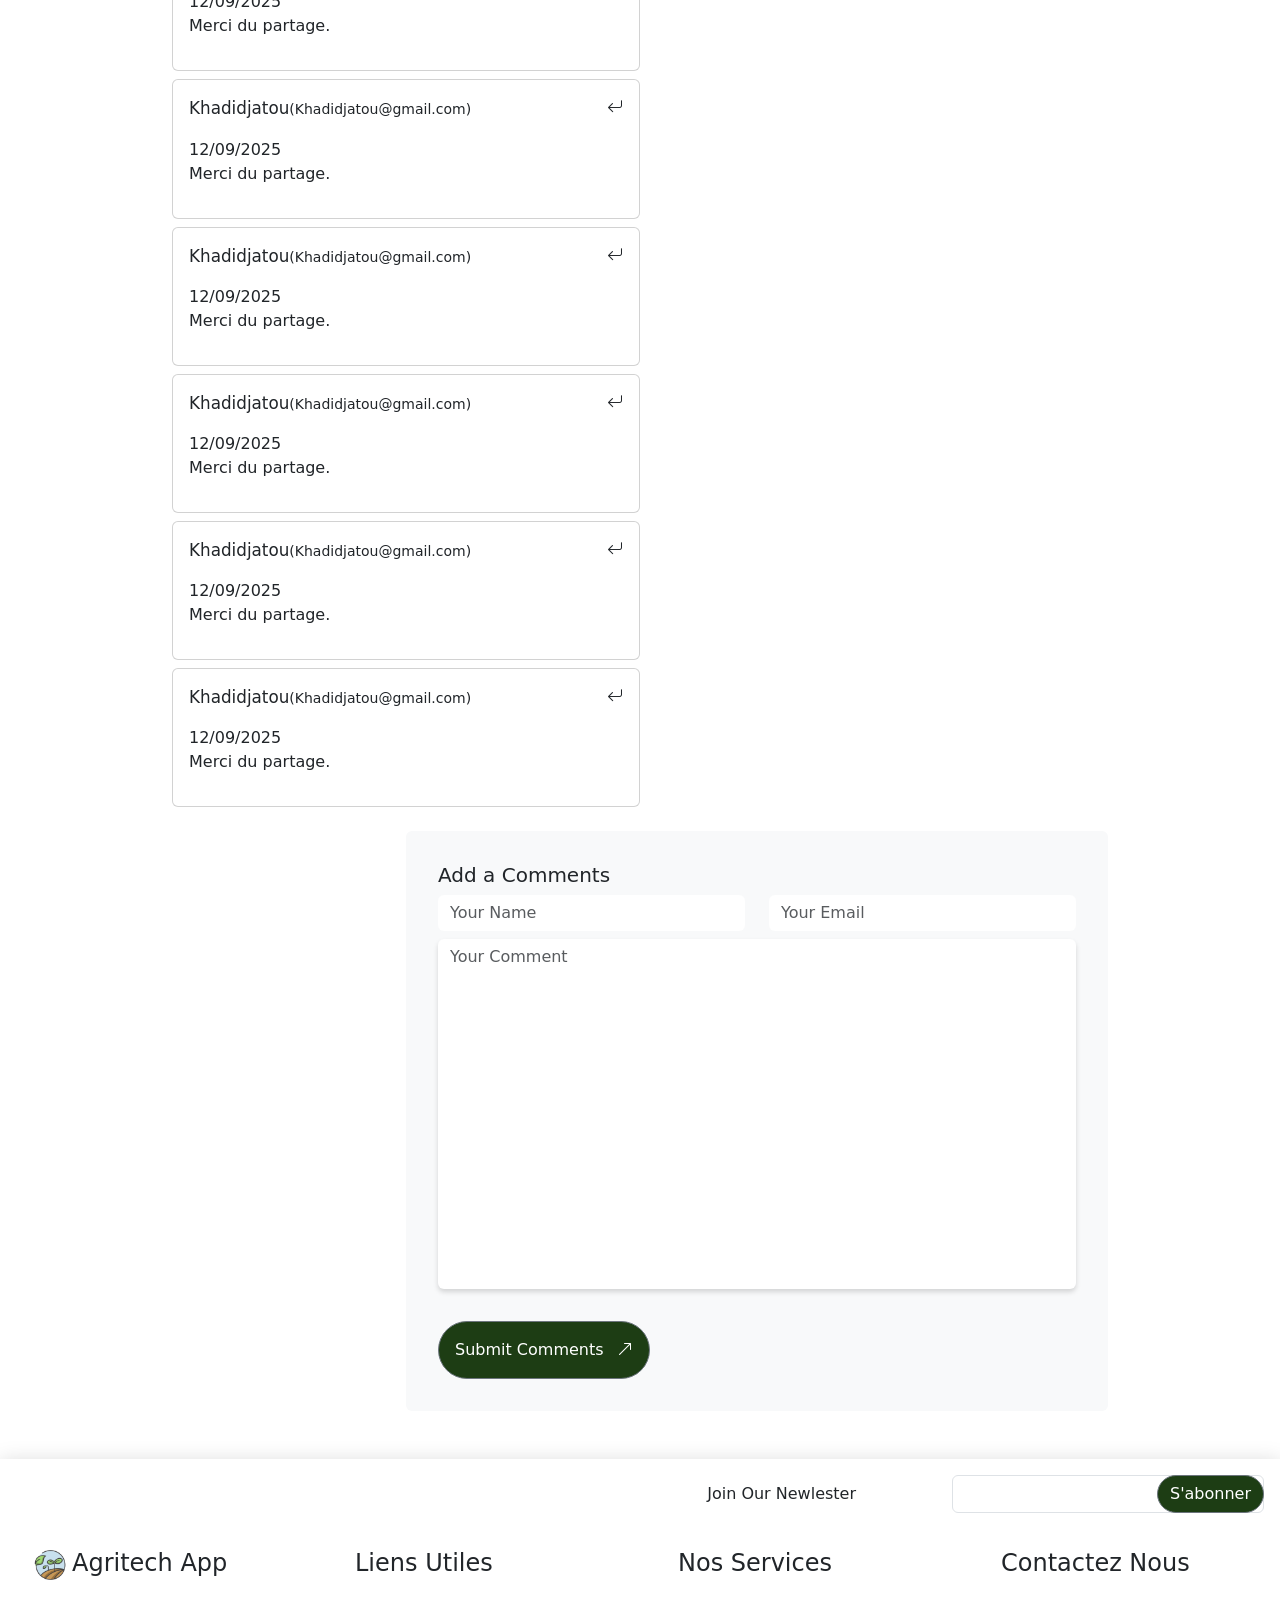
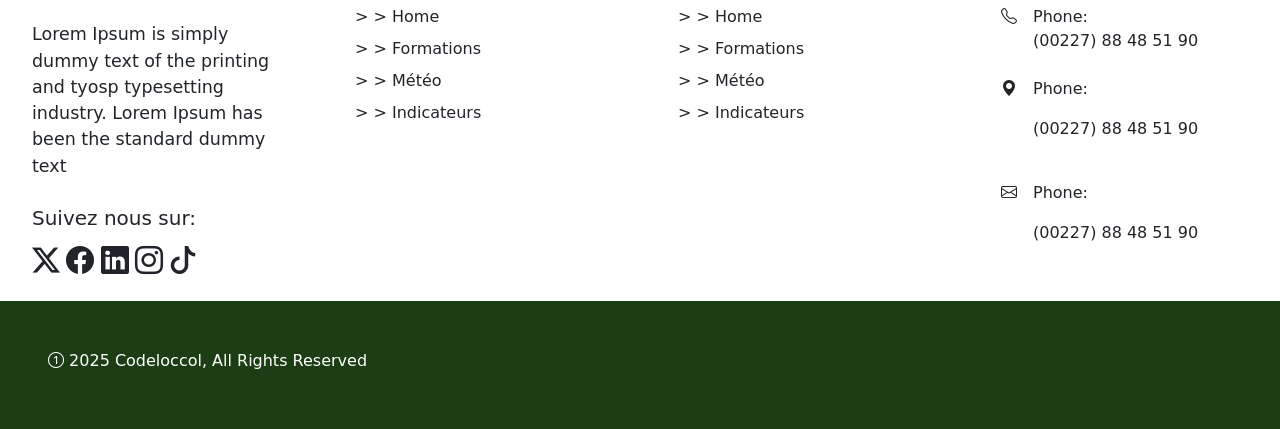
<file: Voir-plus.html>
<!DOCTYPE html>
<html class="" lang="en">

<head>
    <meta charset="UTF-8">
    <meta name="viewport" content="width=device-width, initial-scale=1.0">
    <link href="https://cdn.jsdelivr.net/npm/bootstrap@5.3.8/dist/css/bootstrap.min.css" rel="stylesheet">
    <link rel="stylesheet" href="https://cdn.jsdelivr.net/npm/bootstrap-icons@1.11.3/font/bootstrap-icons.min.css">
    <link rel="stylesheet" href="style.css">
    <title>Agritech-App</title>
</head>

<body class="overflow-x-hidden">
    <!-- Nav-1 -->
    <div class="">
        <nav class="navbar bg-warning-subtle position-fixed z-3 w-100">
            <div class="container-fluid d-flex justify-content-between">
                <form class="d-flex gap-3 d-none d-lg-flex" role="search">
                    <div class="col-6  d-flex align-items-center w-50" type="submit">
                        <i class="bi bi-envelope fs-3"></i>
                        <p class="m-0 fs-5">support@agritech.com</p>
                    </div>
                    <div class="col-6 gap-2 d-flex align-items-center w-50" type="submit">
                        <i class="bi bi-telephone fs-3"></i>
                        <p class="m-0 fs-5">(00227)88485190</p>
                    </div>
                </form>


                <div class="nav-item d-flex align-items-center
 justify-content-center">
                    <span class="" style="width: 3em;">
                        <img class="w-100" src="/outils/favico.png" alt="#"></i></span>
                    <a class="nav-link active fs-3" aria-current="page" href="#">Agritech App</a>
                </div>


                <div class="d-flex align-items-center gap-2 d-none d-md-flex">
                    <a href="https://www.diplomatie.gouv.fr/fr/dossiers-pays/niger/presentation-du-niger/"
                        class="text-reset" target="_blank">
                        <span class="d-flex align-items-center gap-3 justify-content-center" style="height: 2em;">
                            <img class="w-100 h-100" src="outils/Niger.png" alt="">
                            <p class="small">NE</p>
                        </span>
                    </a>

                    <span class="fs-3">
                        |
                    </span>
                    <a href="https://twitter.com/" class="text-reset" target="_blank">
                        <span class=" d-flex align-items-center"><i class="bi bi-twitter-x fs-3"></i></span>
                    </a>
                    <a href="https://www.facebook.com/" class="text-reset" target="_blank">
                        <span class=" d-flex align-items-center"><i class="bi bi-facebook fs-3"></i></span>
                    </a>
                    <a href="https://www.linkedin.com/in/" class="text-reset" target="_blank">
                        <span class=" d-flex align-items-center"><i class="bi bi-linkedin fs-3"></i></span>
                    </a>
                    <a href="https://www.instagram.com/" class="text-reset" target="_blank">
                        <span class=" d-flex align-items-center"><i class="bi bi-instagram fs-3"></i></span>
                    </a>
                    <a href="https://www.tiktok.com/" class="text-reset" target="_blank">
                        <span class=" d-flex align-items-center"><i class="bi bi-tiktok fs-3"></i></span>
                    </a>
                </div>
                <button class="navbar-toggler d-flex d-md-none" type="button" data-bs-toggle="offcanvas"
                    data-bs-target="#offcanvasNavbar" aria-controls="offcanvasNavbar" aria-label="Toggle navigation">
                    <span class="navbar-toggler-icon"></span>
                </button>
            </div>
        </nav>
        <!-- Nav-2 -->

        <nav class="navbar  d-none d-md-flex" style="padding-top: 5em;">
            <div class="container-fluid d-flex justify-content-between">
                <!-- barre de recherche -->
                <div class="input-group mb-3 w-25 d-none d-lg-flex">
                    <button class="btn  border-secondary " type="button" id="button-addon1"><i
                            class="bi bi-search fs-4"></i></button>
                    <input type="text" class="form-control" placeholder="Search anything ..."
                        aria-label="Example text with button addon" aria-describedby="button-addon1">
                </div>
                <!-- Home -> Indicateurs -->


                <div class="d-flex justify-content-center">

                    <div class="d-flex justify-content-center">
                        <ul class="d-flex gap-4">
                            <li class="d-flex align-items-center
 justify-content-center  gapentre-parent">
                                <a class="nav-link active fs-4 " aria-current="page" href="index.html">Home</a>
                                <span class="d-flex align-items-end
 justify-content-center fs-5 gapentre" style="height: 38px;">
                                    <i class="bi bi-arrow-up-right"></i></span>
                            </li>
                            <li class="d-flex align-items-center
 justify-content-center  gapentre-parent">
                                <a class="nav-link active fs-4" aria-current="page"
                                    href="formations.html">Formations</a>
                                <span class="d-flex align-items-end
 justify-content-center fs-5 gapentre" style="height: 38px;"><i class="bi bi-arrow-up-right"></i></span>
                            </li>
                            <li class="d-flex align-items-center
 justify-content-center  gapentre-parent">
                                <a class="nav-link active fs-4" href="#">Météo</a>
                                <span class="d-flex align-items-end
 justify-content-center fs-5 gapentre" style="height: 38px;">
                                    <i class="bi bi-arrow-up-right"></i></span>
                            </li>
                            <li class="d-flex align-items-center
 justify-content-center  gapentre-parent">
                                <a class="nav-link active fs-4" aria-disabled="true">Indicateurs</a>
                                <span class="d-flex align-items-end
 justify-content-center fs-5 gapentre" style="height: 38px;">
                                    <i class="bi bi-arrow-up-right"></i></span>
                            </li>
                        </ul>
                    </div>
                </div>


                <div class="d-flex align-items-center justify-content-center px-4 py-3 verte gap-2"
                    style="border-radius: 50em;">
                    <span class="active d-flex align-items-center justify-content-center">
                        <a aria-current="page" href="login.html" class="text-decoration-none text-light">connect</a>
                    </span>
                    <span class="d-flex align-items-center
 justify-content-cente text-light">
                        <i class="bi bi-box-arrow-in-left"></i>
                    </span>
                </div>

            </div>
        </nav>
        <hr class="m-0 mb-5">
    </div>

    <!-- contenu du sidbarre -->

    <div class="offcanvas offcanvas-start" tabindex="-1" id="offcanvasNavbar" aria-labelledby="offcanvasNavbarLabel">
        <div class="offcanvas-header">
            <div class="d-flex align-items-center
 justify-content-center">
                <span class="" style="width: 3em;">
                    <img class="w-100" src="/outils/favico.png" alt="#"></i></span>
                <a class="nav-link active fs-3" aria-current="page" href="#">Agritech Menu</a>
            </div>
            <button type="button" class="btn-close" data-bs-dismiss="offcanvas" aria-label="Close"></button>
        </div>
        <div class="w-100 d-flex justify-content-center">
            <a href="login.html">
                <button class="btn btn-outline-secondary rounded-5 bg-success text-white " type="button"
                    id="button-addon1">Connect <i class="bi bi-box-arrow-in-left ps-2"></i></button>
            </a>
        </div>
        <hr>
        <div class="ps-3">
            <ul class="navbar-nav justify-content-end flex-grow-1 pe-3">
                <li class="nav-item">
                    <a class="nav-link active" aria-current="page" href="index.html">Home <i
                            class="bi bi-arrow-up-right"></i></a>
                </li>
                <li class="nav-item">
                    <a class="nav-link" href="formations.html">Formations <i class="bi bi-arrow-up-right"></i></a>
                </li>
                <li class="nav-item">
                    <a class="nav-link" href="#">Météo <i class="bi bi-arrow-up-right"></i></a>
                </li>
                <li class="nav-item">
                    <a class="nav-link" href="#">Indicateurs <i class="bi bi-arrow-up-right"></i></a>
                </li>
            </ul>
        </div>
        <hr>
        <div class="d-flex  justify-content-center flex-column w-100 mt-3">
            <p class="d-flex  justify-content-center">Socials Links</p>
            <div class="d-flex justify-content-center align-items-center gap-2 mt-3">
                <span class="d-flex align-items-center gap-3 justify-content-center" style="height: 2em;">
                    <img class="w-100 h-100" src="outils/Niger.png" alt="">
                    <p class="small">NE</p>
                </span>
                <span class="fs-3">
                    |
                </span>
                <a href="https://twitter.com/" class="text-reset text-decoration-none" target="_blank">
                    <span class="align-items-center"><i class="bi bi-twitter-x fs-3"></i></span>
                </a>
                <a href="https://www.facebook.com/" class="text-reset text-decoration-none" target="_blank">
                    <span class="align-items-center"><i class="bi bi-facebook fs-3"></i></span>
                </a>
                <a href="https://www.linkedin.com/in/" class="text-reset text-decoration-none" target="_blank">
                    <span class="align-items-center"><i class="bi bi-linkedin fs-3"></i></span>
                </a>
                <a href="https://www.instagram.com/" class="text-reset text-decoration-none" target="_blank">
                    <span class="align-items-center"><i class="bi bi-instagram fs-3"></i></span>
                </a>
                <a href="https://www.tiktok.com/" class="text-reset text-decoration-none" target="_blank">
                    <span class="align-items-center"><i class="bi bi-tiktok fs-3"></i></span>
                </a>
            </div>
            <div class="d-flex justify-content-center mt-5" type="submit">
                <i class="bi bi-envelope fs-3"></i>
                <p class="m-0">support@agritech.com</p>
            </div>
            <div class="d-flex justify-content-center mt-4" type="submit">
                <i class="bi bi-telephone fs-3"></i>
                <p class="m-0">(00227)88485190</p>
            </div>
        </div>
    </div>

    <!-- Contenu principal -->
    <div>
        <div class="card border-0 m-5">
            <div class="d-flex justify-content-center">
                <img src="outils/Home Carroussel.jpg" class="rounded-4" style="height: 20em; width: 97%;" alt="...">
            </div>
            <div class="position-absolute w-100 h-100 top-0 left-0" style="background-color: rgba(127, 255, 212, 0.3);">
                <div class="card-img-overlay d-flex justify-content-center align-items-center flex-column text-white ">
                    <p>Home > > Tétails Formations</p>
                    <h5 class="card-title fs-3">Tétails Formations</h5>
                </div>
            </div>

        </div>
        <!-- 8>>4 -->
        <div class="d-flex justify-content-center align-items-center w-100">
            <div class="row w-75 plus-100">
                <div class="col-12 col-lg-4">
                    <div class="row">
                        <div class="col-12">
                            <div class="card border-0 bg-warning rounded-4 d-flex justify-content-center align-items-center p-5"
                                style="width: 100%;">
                                <img src="outils/avatar-1.png" class="card-img-top rounded-circle"
                                    style="width: 5em; height: 5em;" alt="...">
                                <div class="card-body d-flex justify-content-center align-items-center flex-column">
                                    <h4>Malika Malikatou</h4>
                                    <p>Spécialiste environnement</p>
                                    <p class="card-text text-center">Lorem ipsum dolor sit, amet consectetur adipisicing
                                        elit. Provident illo alias non vero earum doloremque tempora omnis possimus
                                        asperiores aspernatur dolores praesentium explicabo eveniet laudantium debitis
                                        modi?</p>
                                    <div class="d-flex gap-4">
                                        <span class=" d-flex align-items-center"><i
                                                class="bi bi-twitter-x fs-3"></i></span>
                                        <span class=" d-flex align-items-center"><i
                                                class="bi bi-facebook fs-3"></i></span>
                                        <span class=" d-flex align-items-center"><i
                                                class="bi bi-linkedin fs-3"></i></span>
                                        <span class=" d-flex align-items-center"><i
                                                class="bi bi-instagram fs-3"></i></span>
                                        <span class=" d-flex align-items-center"><i
                                                class="bi bi-tiktok fs-3"></i></span>
                                    </div>
                                </div>
                            </div>
                        </div>
                        <div class="col-12 mt-5">
                            <div class="card bg-light d-flex justify-content-center align-items-center rounded-4"
                                style="width: 100%;">
                                <div class="card-body">
                                    <p class="card-text">Catégorie</p>
                                    <p class="card-text text-success">Jardinage</p>
                                </div>
                            </div>
                        </div>
                    </div>
                </div>
                <div class="col-12 col-lg-8 top10">
                    <div class="card border-0 mb-2" style="width: 100%;">
                        <img src="outils/Blog-img-1.jpg" class="card-img-top rounded-4" alt="...">
                    </div>
                    <p>By Malika Malikatou / Published on 10 / 08 / 2020</p>
                    <p>Lorem ipsum dolor, sit amet consectetur adipisicing elit. Tenetur exercitationem, placeat dolorem
                        quo nobis alias repellat, recusandae dolorum accusantium fugiat quas. Provident minus magnam
                        similique facilis eveniet corporis labore magni? Lorem ipsum, dolor sit amet consectetur
                        adipisicing elit. Architecto iste consequatur error? Aspernatur autem obcaecati similique natus,
                        et optio iusto fuga tempora odit suscipit totam, earum fugit, consectetur quas labore? Lorem
                        ipsum dolor sit amet consectetur adipisicing elit. Repudiandae vel ipsa laborum maxime? Tempore,
                        dolore, architecto doloribus, nesciunt ducimus atque ipsum eligendi velit eaque quasi incidunt
                        expedita. Non, unde. Consectetur. Lorem ipsum dolor sit amet consectetur adipisicing elit.
                        Tempora magni accusantium, reiciendis, tempore necessitatibus quia voluptas quidem, unde
                        deserunt dignissimos iure ut cum veritatis neque quo id! Distinctio, modi provident. Lorem ipsum
                        dolor sit amet consectetur adipisicing elit. Deleniti quibusdam consequatur obcaecati alias,
                        quod delectus dignissimos at consequuntur ipsam facere debitis, magni distinctio cupiditate ut
                        accusantium, repellendus cum dolore commodi?</p>
                </div>
                <hr>
                <div class="d-flex justify-content-center align-items-center">
                    <div class="w-100">
                        <h4>Comments (7)</h4>
                        <div class="mb-4">
                            <div class="card w-50 mt-2 marg-100">
                                <div class="card-body w-100">
                                    <div class="d-flex justify-content-between">
                                        <p><small><span
                                                    class="text-body"><big>Khadidjatou</big></span>(Khadidjatou@gmail.com)</small>
                                        </p>
                                        <i class="bi bi-arrow-return-left"></i>
                                    </div>
                                    <p class="m-0">12/09/2025</p>
                                    <p>Merci du partage.</p>
                                </div>
                            </div>
                            <div class="card w-50 mt-2 marg-100">
                                <div class="card-body w-100">
                                    <div class="d-flex justify-content-between">
                                        <p><small><span
                                                    class="text-body"><big>Khadidjatou</big></span>(Khadidjatou@gmail.com)</small>
                                        </p>
                                        <i class="bi bi-arrow-return-left"></i>
                                    </div>
                                    <p class="m-0">12/09/2025</p>
                                    <p>Merci du partage.</p>
                                </div>
                            </div>
                            <div class="card w-50 mt-2 marg-100">
                                <div class="card-body w-100">
                                    <div class="d-flex justify-content-between">
                                        <p><small><span
                                                    class="text-body"><big>Khadidjatou</big></span>(Khadidjatou@gmail.com)</small>
                                        </p>
                                        <i class="bi bi-arrow-return-left"></i>
                                    </div>
                                    <p class="m-0">12/09/2025</p>
                                    <p>Merci du partage.</p>
                                </div>
                            </div>
                            <div class="card w-50 mt-2 marg-100">
                                <div class="card-body w-100">
                                    <div class="d-flex justify-content-between">
                                        <p><small><span
                                                    class="text-body"><big>Khadidjatou</big></span>(Khadidjatou@gmail.com)</small>
                                        </p>
                                        <i class="bi bi-arrow-return-left"></i>
                                    </div>
                                    <p class="m-0">12/09/2025</p>
                                    <p>Merci du partage.</p>
                                </div>
                            </div>
                            <div class="card w-50 mt-2 marg-100">
                                <div class="card-body w-100">
                                    <div class="d-flex justify-content-between">
                                        <p><small><span
                                                    class="text-body"><big>Khadidjatou</big></span>(Khadidjatou@gmail.com)</small>
                                        </p>
                                        <i class="bi bi-arrow-return-left"></i>
                                    </div>
                                    <p class="m-0">12/09/2025</p>
                                    <p>Merci du partage.</p>
                                </div>
                            </div>
                            <div class="card w-50 mt-2 marg-100">
                                <div class="card-body w-100">
                                    <div class="d-flex justify-content-between">
                                        <p><small><span
                                                    class="text-body"><big>Khadidjatou</big></span>(Khadidjatou@gmail.com)</small>
                                        </p>
                                        <i class="bi bi-arrow-return-left"></i>
                                    </div>
                                    <p class="m-0">12/09/2025</p>
                                    <p>Merci du partage.</p>
                                </div>
                            </div>
                            <div class="card w-50 mt-2 marg-100">
                                <div class="card-body w-100">
                                    <div class="d-flex justify-content-between">
                                        <p><small><span
                                                    class="text-body"><big>Khadidjatou</big></span>(Khadidjatou@gmail.com)</small>
                                        </p>
                                        <i class="bi bi-arrow-return-left"></i>
                                    </div>
                                    <p class="m-0">12/09/2025</p>
                                    <p>Merci du partage.</p>
                                </div>
                            </div>
                        </div>
                    </div>
                </div>
                <div class="d-flex justify-content-end mb-5">
                    <div class="card w-75 p-3 bg-light border-0  marg-100">
                        <div class="card-body">
                            <h5 class="text-body">Add a Comments</h5>
                            <div class="d-flex mb-2 gap-4">
                                <input type="text" class="form-control border-0" placeholder="Your Name">
                                <input type="text" class="form-control border-0" placeholder="Your Email">
                            </div>
                            <input type="text" class="form-control border-0 " style="padding-bottom: 20em; box-shadow: 0 3px 5px rgba(0, 0, 0, 0.15);
" placeholder="Your Comment">
                        </div>
                        <div class="p-3">
                            <button class="btn btn-outline-secondary rounded-5 verte text-white p-3" type="button"
                                id="button-addon1">Submit Comments <i class="bi bi-arrow-up-right ps-2"></i></button>
                        </div>
                    </div>
                </div>
            </div>
        </div>
    </div>
    <!-- footer -->

    <footer class="" style="box-shadow: 0 2px 20px rgba(0, 0, 0, 0.15);
">
        <div class="">
            <div class="bg-white w-100 ">
                <div class="card rounded-0 border-0">
                    <div class="card-body d-flex gap-5 justify-content-end align-items-center">
                        <div class="me-5">
                            <p class="w-100 text-align-center">Join Our Newlester</p>
                        </div>
                        <div class=" mb-3 d-flex justify-content-end w-25">
                            <input type="text" class="form-control " placeholder=""
                                aria-label="Example text with button addon" aria-describedby="button-addon1">
                            <button class="btn btn-outline-secondary rounded-5 position-absolute verte text-white"
                                type="button" id="button-addon1">S'abonner</button>
                        </div>
                    </div>
                </div>
                <div class="row me-0" style="margin-right: 0;">
                    <span class="col-12 h-100 col-lg-3 col-sm-6">
                        <ul class="fs-5 " style="list-style: none;">
                            <li class="d-flex">
                                <span class="" style="height: 2em; width: 2em;">
                                    <img class="w-100" src="/outils/favico.png" alt="#"></i>
                                </span>
                                <p class="fs-4">Agritech App</p>
                            </li>
                            <li class="mt-4 d-flex gap-2">
                                <p class="m-0 small">Lorem Ipsum is simply dummy text of the printing and tyosp
                                    typesetting
                                    industry.
                                    Lorem Ipsum has been the standard dummy text</p>
                            </li>
                            <li class="mt-4 d-flex gap-2">
                                <span class="">
                                    <p class="m-0 pb-2">Suivez nous sur:</p>
                                    <a href="https://twitter.com/" class="text-reset text-decoration-none"
                                        target="_blank">
                                        <span class="align-items-center"><i class="bi bi-twitter-x fs-3"></i></span>
                                    </a>
                                    <a href="https://www.facebook.com/" class="text-reset text-decoration-none"
                                        target="_blank">
                                        <span class="align-items-center"><i class="bi bi-facebook fs-3"></i></span>
                                    </a>
                                    <a href="https://www.linkedin.com/in/" class="text-reset text-decoration-none"
                                        target="_blank">
                                        <span class="align-items-center"><i class="bi bi-linkedin fs-3"></i></span>
                                    </a>
                                    <a href="https://www.instagram.com/" class="text-reset text-decoration-none"
                                        target="_blank">
                                        <span class="align-items-center"><i class="bi bi-instagram fs-3"></i></span>
                                    </a>
                                    <a href="https://www.tiktok.com/" class="text-reset text-decoration-none"
                                        target="_blank">
                                        <span class="align-items-center"><i class="bi bi-tiktok fs-3"></i></span>
                                    </a>
                                </span>
                            </li>
                        </ul>
                    </span>
                    <span class="col-12 h-100 col-lg-3 col-sm-6 pb-0">
                        <ul class=" " style="list-style: none;">
                            <li class="fs-4">Liens Utiles</li>
                            <li class="mt-4">> > Home </li>
                            <li class="mt-2">> > Formations </li>
                            <li class="mt-2">> > Météo </li>
                            <li class="mt-2">> > Indicateurs </li>
                        </ul>
                    </span>
                    <span class="col-12 h-100 col-lg-3 col-sm-6">
                        <ul class=" " style="list-style: none;">
                            <li class="fs-4">Nos Services</li>
                            <li class="mt-4">> > Home </li>
                            <li class="mt-2">> > Formations </li>
                            <li class="mt-2">> > Météo </li>
                            <li class="mt-2">> > Indicateurs </li>
                        </ul>
                    </span>
                    <span class="col-12 h-100 pb-4 col-lg-3 col-sm-6">
                        <ul class="" style="list-style: none;">
                            <li class="fs-4">Contactez Nous</li>
                            <li class="mt-4 d-flex gap-2">
                                <i class="bi bi-telephone "></i>
                                <span class="ps-2">
                                    <p class="m-0">Phone:</p>
                                    <p class="m-0">(00227) 88 48 51 90</p>
                                </span>
                            </li>
                            <li class="mt-4 d-flex gap-2">
                                <i class="bi bi-geo-alt-fill "></i>
                                <span class="ps-2">
                                    <p class="">Phone:</p>
                                    <p class="">(00227) 88 48 51 90</p>
                                </span>
                            </li>
                            <li class="mt-4 d-flex gap-2">
                                <i class="bi bi-envelope "></i>
                                <span class="ps-2">
                                    <p class="">Phone:</p>
                                    <p class="">(00227) 88 48 51 90</p>
                                </span>
                            </li>
                        </ul>
                    </span>
                </div>
            </div>
            <div class="verte footer-bottom text-white" style="height: 8em;">
                <p class="  pt-5 ps-5"><span><i class="bi bi-1-circle"></i></span> 2025 Codeloccol, All Rights
                    Reserved</p>
            </div>
        </div>
    </footer>

    <script src="https://cdn.jsdelivr.net/npm/bootstrap@5.3.8/dist/js/bootstrap.bundle.min.js"></script>
</body>

</html>
</file>
<file: style.css>
.gapentre-parent:hover>.gapentre {
    transform: translateX(1em);
    transition: ease 0.9s !important;
}


.bg-image {
    background-image: url("outils/Home\ Carroussel.jpg");
    background-size: cover;
    /* l'image couvre tout */
    background-position: center;
    /* centrer l'image */
    background-repeat: no-repeat;
    width: 100%;
    height: 300px;
    /* obligatoire si le div est vide */
}

.jaune {
    background-color: #EEDF68;
}

.verte {
    background-color: #1D3D14;
}

.flex-support {
    overflow: hidden;
}

.flex-hover {
    height: 8em;
    transition: all 0.8s ease;
    overflow: hidden;
    position: absolute;
    top: 14em !important;
    /* position de départ */
}

.flex-support:hover .flex-hover {
    height: 15em;
    top: 7em !important;
    /* monte vers le haut */
}

/* contenu caché */
.hidden {
    visibility: hidden;
    opacity: 0;
    transition: opacity 0.5s ease 0.3s;
    transform: scale(0.9);
}

.flex-support:hover .flex-hover .hidden {
    visibility: visible !important;
    opacity: 1;
    transform: scale(1);
}


.verte-hover:hover {
    background-color: #1C905F;

}

.text-vert:hover {
    color: white;
}

.text-vert {
    color: #1C905F;
}

/* animation image */

.img-animation:hover {
    transition: ease 1s transform;
    transform: scale(1.2) rotate(4deg);
}

/* footer */

.footer-bottom:hover {
    background-color: #198754;
}

.teste-parent:hover .teste {
    transform: scale(1.04);
    transition: ease 0.6s;
    opacity: 0.8;
}

.teste {
    overflow: hidden;
}

.btn-hover:hover {
    background-color: #246431;
}

body {
    background-color: #FFFFFF;
}


@media (max-width: 1440px) {
    .top-shut {
        margin-top: 25% !important;
    }
}

@media (max-width: 1024px) {
    .top-shut {
        margin-top: 35% !important;
    }
}

@media (max-width: 768px) {
    .top-shut {
        margin-top: 18% !important;
    }

    .top10 {
        margin-top: 2em;
    }

    .marg-100 {
        width: 100% !important;
    }
}

@media (max-width: 425px) {
    .taille {
        width: 98% !important;
    }

    .top-shut {
        margin-top: 44em !important;
    }

    .plus-100 {
        width: 100% !important;
    }

}

@media (max-width: 375px) {
    .wayyy {
        display: block !important;
    }

    .margin-gauche {
        margin-left: 6em;
    }

}
</file>
